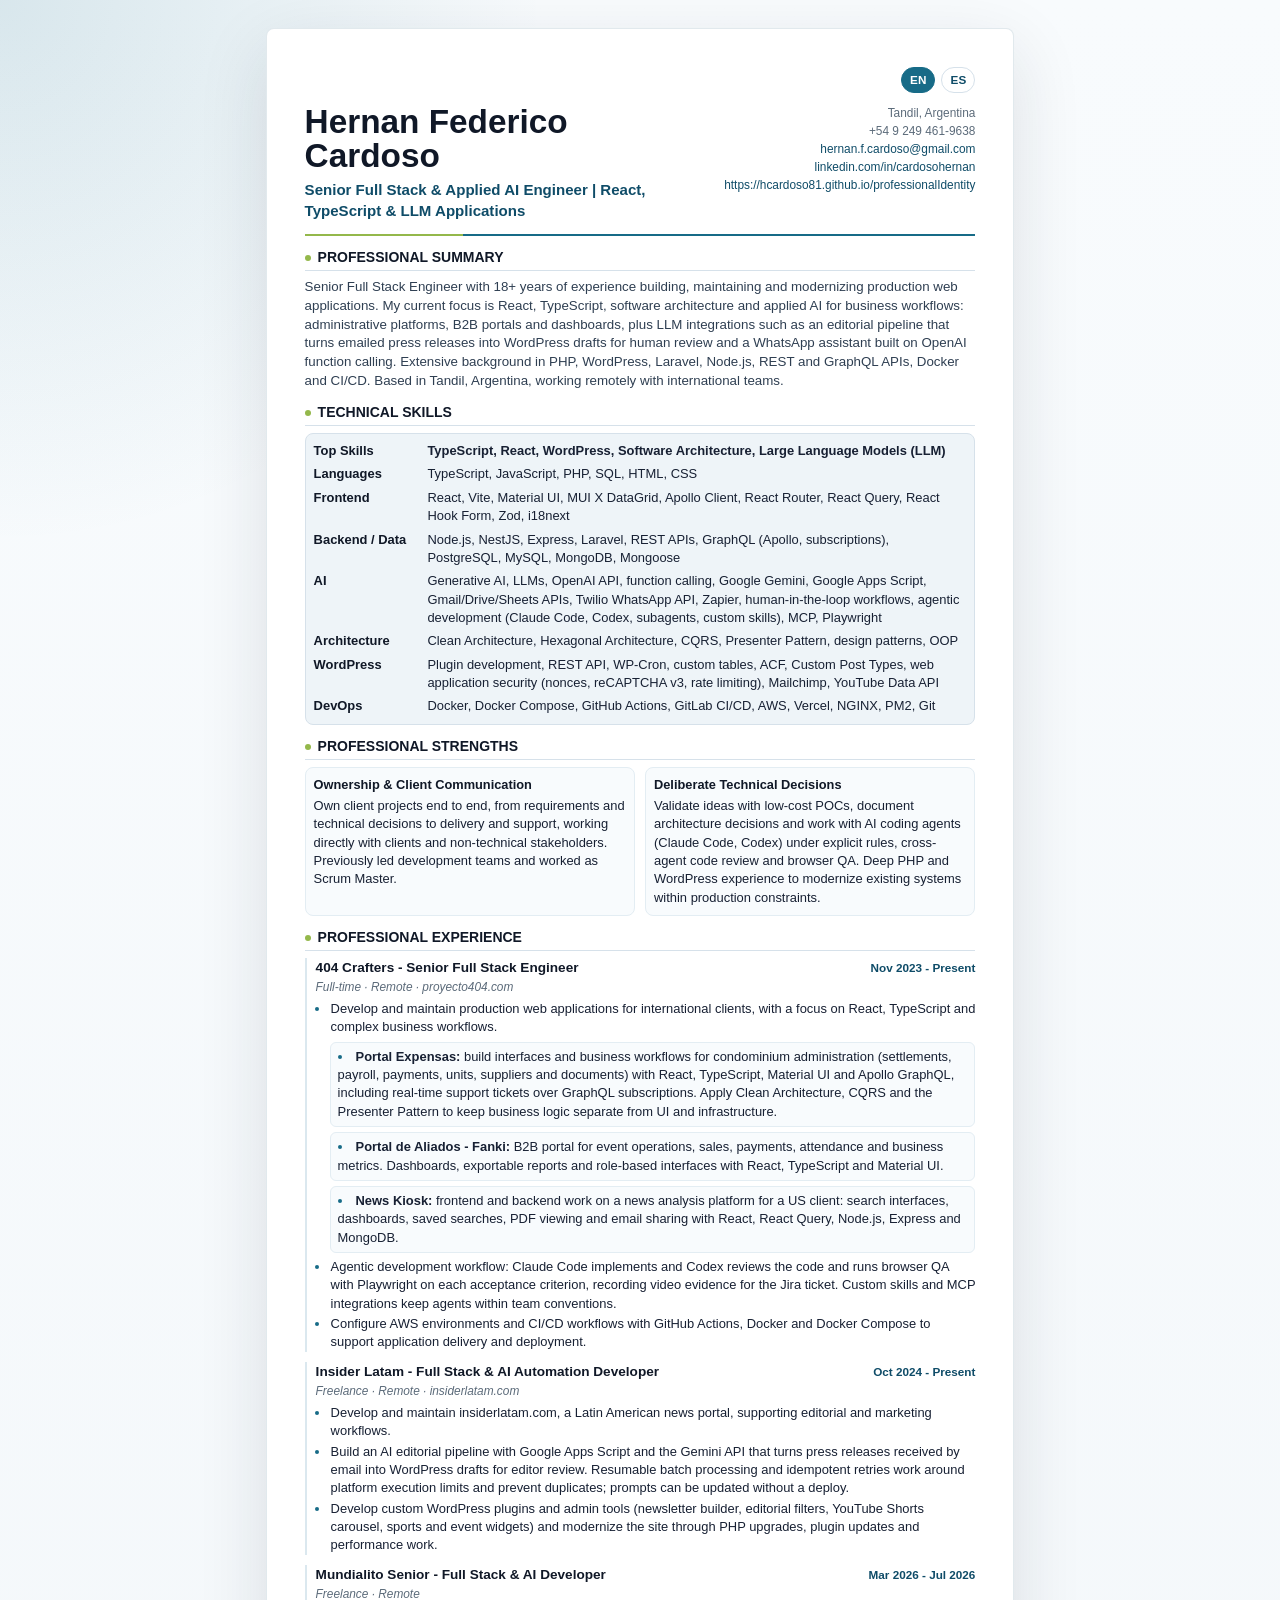
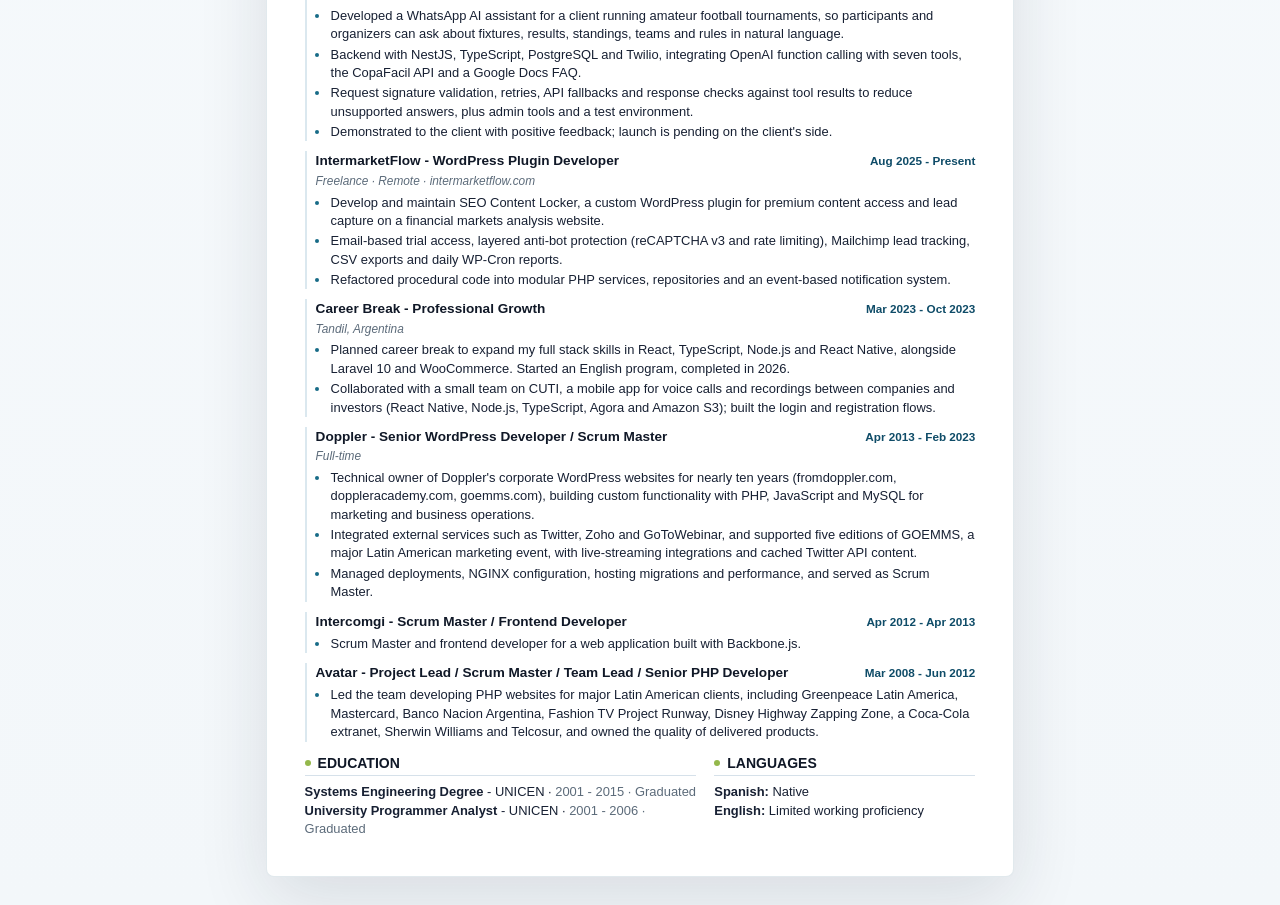
<file: index.html>
<!doctype html>
<html lang="en">
<head>
  <meta charset="utf-8">
  <meta name="viewport" content="width=device-width, initial-scale=1">
  <meta name="description" content="Hernan Federico Cardoso - Senior Full Stack &amp; Applied AI Engineer focused on React, TypeScript, software architecture and LLM applications.">
  <title>Hernan Federico Cardoso - Senior Full Stack &amp; Applied AI Engineer</title>
  <link rel="alternate" hreflang="es" href="./cv-hernan-cardoso-es.html">
  <link rel="alternate" hreflang="en" href="./">
  <link rel="stylesheet" href="./styles.css">
</head>
<body>
  <main class="page">
    <nav class="language-switch" aria-label="Language switcher">
      <span aria-current="page">EN</span>
      <a href="./cv-hernan-cardoso-es.html" hreflang="es">ES</a>
    </nav>

    <header class="header">
      <div>
        <h1 class="name">Hernan Federico Cardoso</h1>
        <p class="headline">Senior Full Stack &amp; Applied AI Engineer | React, TypeScript &amp; LLM Applications</p>
      </div>
      <div class="contact">
        Tandil, Argentina<br>
        +54 9 249 461-9638<br>
        <a href="mailto:hernan.f.cardoso@gmail.com">hernan.f.cardoso@gmail.com</a><br>
        <a href="https://www.linkedin.com/in/cardosohernan/">linkedin.com/in/cardosohernan</a><br>
        <a href="https://hcardoso81.github.io/professionalIdentity/">https://hcardoso81.github.io/professionalIdentity</a>
      </div>
    </header>

    <section class="section">
      <h2 class="section-title">Professional Summary</h2>
      <p class="summary">Senior Full Stack Engineer with 18+ years of experience building, maintaining and modernizing production web applications. My current focus is React, TypeScript, software architecture and applied AI for business workflows: administrative platforms, B2B portals and dashboards, plus LLM integrations such as an editorial pipeline that turns emailed press releases into WordPress drafts for human review and a WhatsApp assistant built on OpenAI function calling. Extensive background in PHP, WordPress, Laravel, Node.js, REST and GraphQL APIs, Docker and CI/CD. Based in Tandil, Argentina, working remotely with international teams.</p>
    </section>

    <section class="section">
      <h2 class="section-title">Technical Skills</h2>
      <div class="skills">
        <div class="skill-label">Top Skills</div>
        <div><strong>TypeScript, React, WordPress, Software Architecture, Large Language Models (LLM)</strong></div>

        <div class="skill-label">Languages</div>
        <div>TypeScript, JavaScript, PHP, SQL, HTML, CSS</div>

        <div class="skill-label">Frontend</div>
        <div>React, Vite, Material UI, MUI X DataGrid, Apollo Client, React Router, React Query, React Hook Form, Zod, i18next</div>

        <div class="skill-label">Backend / Data</div>
        <div>Node.js, NestJS, Express, Laravel, REST APIs, GraphQL (Apollo, subscriptions), PostgreSQL, MySQL, MongoDB, Mongoose</div>

        <div class="skill-label">AI</div>
        <div>Generative AI, LLMs, OpenAI API, function calling, Google Gemini, Google Apps Script, Gmail/Drive/Sheets APIs, Twilio WhatsApp API, Zapier, human-in-the-loop workflows, agentic development (Claude Code, Codex, subagents, custom skills), MCP, Playwright</div>

        <div class="skill-label">Architecture</div>
        <div>Clean Architecture, Hexagonal Architecture, CQRS, Presenter Pattern, design patterns, OOP</div>

        <div class="skill-label">WordPress</div>
        <div>Plugin development, REST API, WP-Cron, custom tables, ACF, Custom Post Types, web application security (nonces, reCAPTCHA v3, rate limiting), Mailchimp, YouTube Data API</div>

        <div class="skill-label">DevOps</div>
        <div>Docker, Docker Compose, GitHub Actions, GitLab CI/CD, AWS, Vercel, NGINX, PM2, Git</div>
      </div>
    </section>

    <section class="section">
      <h2 class="section-title">Professional Strengths</h2>
      <div class="compact-grid">
        <div class="project-card">
          <p class="project-title">Ownership &amp; Client Communication</p>
          <p>Own client projects end to end, from requirements and technical decisions to delivery and support, working directly with clients and non-technical stakeholders. Previously led development teams and worked as Scrum Master.</p>
        </div>
        <div class="project-card">
          <p class="project-title">Deliberate Technical Decisions</p>
          <p>Validate ideas with low-cost POCs, document architecture decisions and work with AI coding agents (Claude Code, Codex) under explicit rules, cross-agent code review and browser QA. Deep PHP and WordPress experience to modernize existing systems within production constraints.</p>
        </div>
      </div>
    </section>

    <section class="section experience-section">
      <h2 class="section-title">Professional Experience</h2>

      <article class="job">
        <div class="job-head">
          <h3 class="job-title">404 Crafters - Senior Full Stack Engineer</h3>
          <div class="job-dates">Nov 2023 - Present</div>
        </div>
        <p class="job-subtitle">Full-time · Remote · proyecto404.com</p>
        <ul>
          <li>Develop and maintain production web applications for international clients, with a focus on React, TypeScript and complex business workflows.</li>
        </ul>
        <ul class="project-list">
          <li><strong>Portal Expensas:</strong> build interfaces and business workflows for condominium administration (settlements, payroll, payments, units, suppliers and documents) with React, TypeScript, Material UI and Apollo GraphQL, including real-time support tickets over GraphQL subscriptions. Apply Clean Architecture, CQRS and the Presenter Pattern to keep business logic separate from UI and infrastructure.</li>
          <li><strong>Portal de Aliados - Fanki:</strong> B2B portal for event operations, sales, payments, attendance and business metrics. Dashboards, exportable reports and role-based interfaces with React, TypeScript and Material UI.</li>
          <li><strong>News Kiosk:</strong> frontend and backend work on a news analysis platform for a US client: search interfaces, dashboards, saved searches, PDF viewing and email sharing with React, React Query, Node.js, Express and MongoDB.</li>
        </ul>
        <ul>
          <li>Agentic development workflow: Claude Code implements and Codex reviews the code and runs browser QA with Playwright on each acceptance criterion, recording video evidence for the Jira ticket. Custom skills and MCP integrations keep agents within team conventions.</li>
          <li>Configure AWS environments and CI/CD workflows with GitHub Actions, Docker and Docker Compose to support application delivery and deployment.</li>
        </ul>
      </article>

      <article class="job">
        <div class="job-head">
          <h3 class="job-title">Insider Latam - Full Stack &amp; AI Automation Developer</h3>
          <div class="job-dates">Oct 2024 - Present</div>
        </div>
        <p class="job-subtitle">Freelance · Remote · insiderlatam.com</p>
        <ul>
          <li>Develop and maintain insiderlatam.com, a Latin American news portal, supporting editorial and marketing workflows.</li>
          <li>Build an AI editorial pipeline with Google Apps Script and the Gemini API that turns press releases received by email into WordPress drafts for editor review. Resumable batch processing and idempotent retries work around platform execution limits and prevent duplicates; prompts can be updated without a deploy.</li>
          <li>Develop custom WordPress plugins and admin tools (newsletter builder, editorial filters, YouTube Shorts carousel, sports and event widgets) and modernize the site through PHP upgrades, plugin updates and performance work.</li>
        </ul>
      </article>

      <article class="job">
        <div class="job-head">
          <h3 class="job-title">Mundialito Senior - Full Stack &amp; AI Developer</h3>
          <div class="job-dates">Mar 2026 - Jul 2026</div>
        </div>
        <p class="job-subtitle">Freelance · Remote</p>
        <ul>
          <li>Developed a WhatsApp AI assistant for a client running amateur football tournaments, so participants and organizers can ask about fixtures, results, standings, teams and rules in natural language.</li>
          <li>Backend with NestJS, TypeScript, PostgreSQL and Twilio, integrating OpenAI function calling with seven tools, the CopaFacil API and a Google Docs FAQ.</li>
          <li>Request signature validation, retries, API fallbacks and response checks against tool results to reduce unsupported answers, plus admin tools and a test environment.</li>
          <li>Demonstrated to the client with positive feedback; launch is pending on the client's side.</li>
        </ul>
      </article>

      <article class="job">
        <div class="job-head">
          <h3 class="job-title">IntermarketFlow - WordPress Plugin Developer</h3>
          <div class="job-dates">Aug 2025 - Present</div>
        </div>
        <p class="job-subtitle">Freelance · Remote · intermarketflow.com</p>
        <ul>
          <li>Develop and maintain SEO Content Locker, a custom WordPress plugin for premium content access and lead capture on a financial markets analysis website.</li>
          <li>Email-based trial access, layered anti-bot protection (reCAPTCHA v3 and rate limiting), Mailchimp lead tracking, CSV exports and daily WP-Cron reports.</li>
          <li>Refactored procedural code into modular PHP services, repositories and an event-based notification system.</li>
        </ul>
      </article>

      <article class="job">
        <div class="job-head">
          <h3 class="job-title">Career Break - Professional Growth</h3>
          <div class="job-dates">Mar 2023 - Oct 2023</div>
        </div>
        <p class="job-subtitle">Tandil, Argentina</p>
        <ul>
          <li>Planned career break to expand my full stack skills in React, TypeScript, Node.js and React Native, alongside Laravel 10 and WooCommerce. Started an English program, completed in 2026.</li>
          <li>Collaborated with a small team on CUTI, a mobile app for voice calls and recordings between companies and investors (React Native, Node.js, TypeScript, Agora and Amazon S3); built the login and registration flows.</li>
        </ul>
      </article>

      <article class="job">
        <div class="job-head">
          <h3 class="job-title">Doppler - Senior WordPress Developer / Scrum Master</h3>
          <div class="job-dates">Apr 2013 - Feb 2023</div>
        </div>
        <p class="job-subtitle">Full-time</p>
        <ul>
          <li>Technical owner of Doppler's corporate WordPress websites for nearly ten years (fromdoppler.com, doppleracademy.com, goemms.com), building custom functionality with PHP, JavaScript and MySQL for marketing and business operations.</li>
          <li>Integrated external services such as Twitter, Zoho and GoToWebinar, and supported five editions of GOEMMS, a major Latin American marketing event, with live-streaming integrations and cached Twitter API content.</li>
          <li>Managed deployments, NGINX configuration, hosting migrations and performance, and served as Scrum Master.</li>
        </ul>
      </article>

      <article class="job">
        <div class="job-head">
          <h3 class="job-title">Intercomgi - Scrum Master / Frontend Developer</h3>
          <div class="job-dates">Apr 2012 - Apr 2013</div>
        </div>
        <ul>
          <li>Scrum Master and frontend developer for a web application built with Backbone.js.</li>
        </ul>
      </article>

      <article class="job">
        <div class="job-head">
          <h3 class="job-title">Avatar - Project Lead / Scrum Master / Team Lead / Senior PHP Developer</h3>
          <div class="job-dates">Mar 2008 - Jun 2012</div>
        </div>
        <ul>
          <li>Led the team developing PHP websites for major Latin American clients, including Greenpeace Latin America, Mastercard, Banco Nacion Argentina, Fashion TV Project Runway, Disney Highway Zapping Zone, a Coca-Cola extranet, Sherwin Williams and Telcosur, and owned the quality of delivered products.</li>
        </ul>
      </article>
    </section>

    <section class="section footer-grid">
      <div>
        <h2 class="section-title">Education</h2>
        <p><strong>Systems Engineering Degree</strong> - UNICEN · <span class="muted">2001 - 2015 · Graduated</span></p>
        <p><strong>University Programmer Analyst</strong> - UNICEN · <span class="muted">2001 - 2006 · Graduated</span></p>
      </div>
      <div>
        <h2 class="section-title">Languages</h2>
        <p><strong>Spanish:</strong> Native</p>
        <p><strong>English:</strong> Limited working proficiency</p>
      </div>
    </section>
  </main>
</body>
</html>
</file>
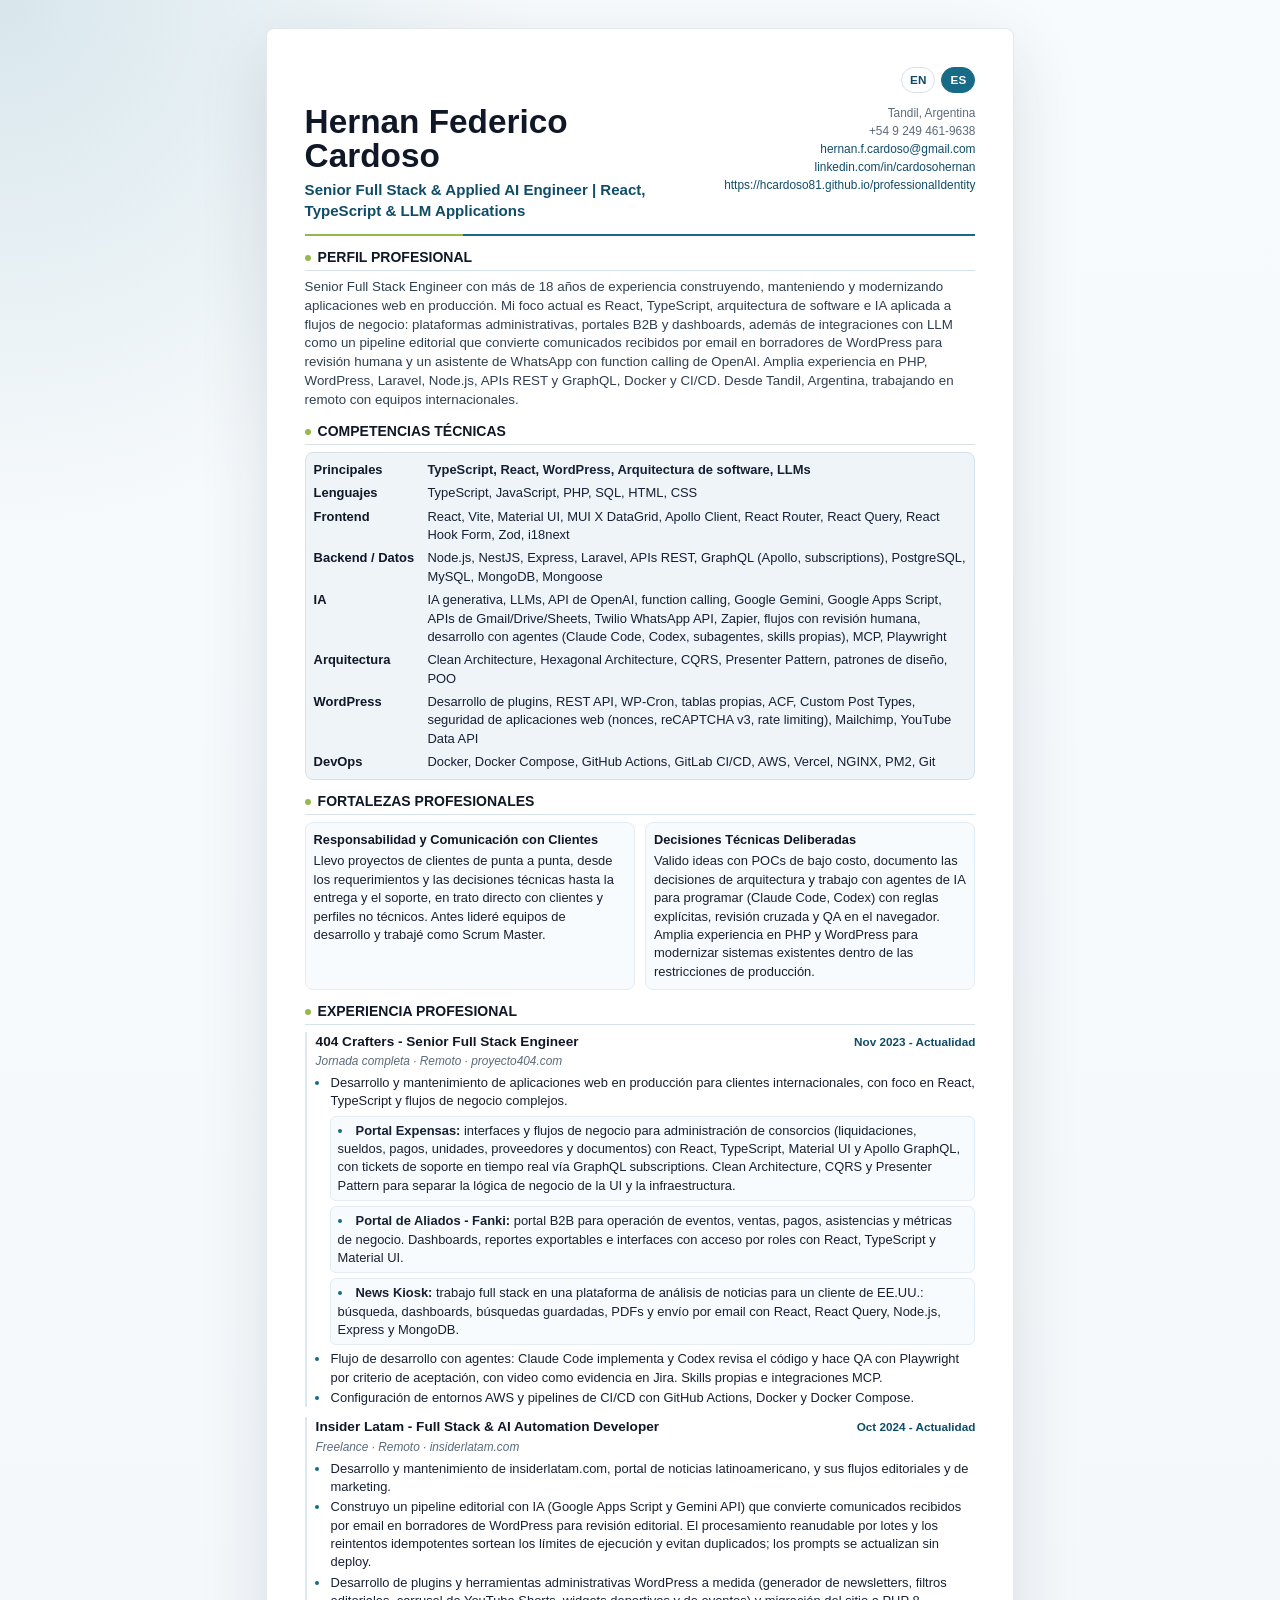
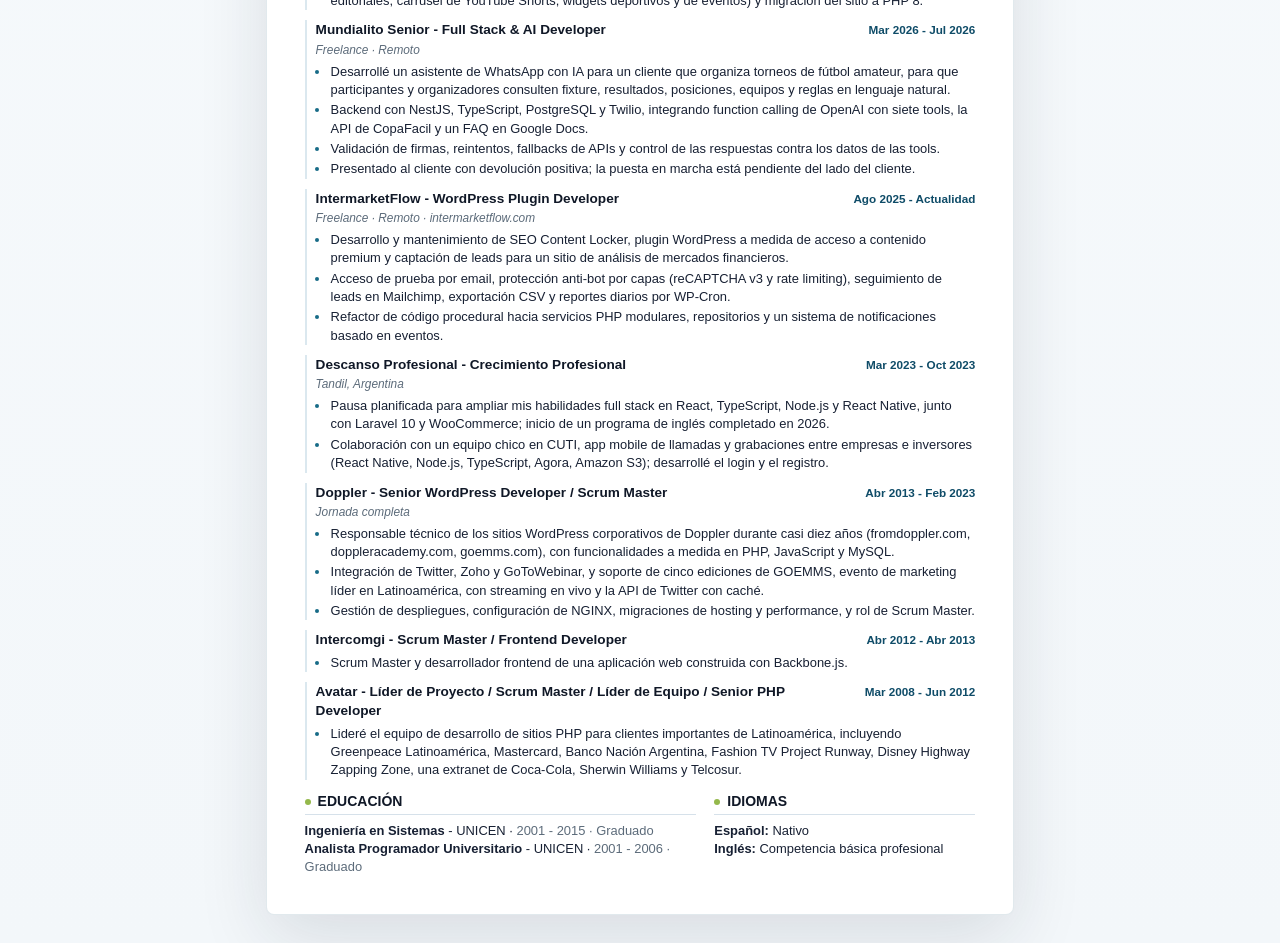
<file: cv-hernan-cardoso-es.html>
<!doctype html>
<html lang="es">
<head>
  <meta charset="utf-8">
  <meta name="viewport" content="width=device-width, initial-scale=1">
  <meta name="description" content="Hernan Federico Cardoso - Senior Full Stack &amp; Applied AI Engineer especializado en React, TypeScript, arquitectura de software y aplicaciones con LLM.">
  <title>Hernan Federico Cardoso - Senior Full Stack &amp; Applied AI Engineer</title>
  <link rel="alternate" hreflang="en" href="./">
  <link rel="alternate" hreflang="es" href="./cv-hernan-cardoso-es.html">
  <link rel="stylesheet" href="./styles.css">
</head>
<body>
  <main class="page">
    <nav class="language-switch" aria-label="Selector de idioma">
      <a href="./" hreflang="en">EN</a>
      <span aria-current="page">ES</span>
    </nav>

    <header class="header">
      <div>
        <h1 class="name">Hernan Federico Cardoso</h1>
        <p class="headline">Senior Full Stack &amp; Applied AI Engineer | React, TypeScript &amp; LLM Applications</p>
      </div>
      <div class="contact">
        Tandil, Argentina<br>
        +54 9 249 461-9638<br>
        <a href="mailto:hernan.f.cardoso@gmail.com">hernan.f.cardoso@gmail.com</a><br>
        <a href="https://www.linkedin.com/in/cardosohernan/">linkedin.com/in/cardosohernan</a><br>
        <a href="https://hcardoso81.github.io/professionalIdentity/">https://hcardoso81.github.io/professionalIdentity</a>
      </div>
    </header>

    <section class="section">
      <h2 class="section-title">Perfil Profesional</h2>
      <p class="summary">Senior Full Stack Engineer con más de 18 años de experiencia construyendo, manteniendo y modernizando aplicaciones web en producción. Mi foco actual es React, TypeScript, arquitectura de software e IA aplicada a flujos de negocio: plataformas administrativas, portales B2B y dashboards, además de integraciones con LLM como un pipeline editorial que convierte comunicados recibidos por email en borradores de WordPress para revisión humana y un asistente de WhatsApp con function calling de OpenAI. Amplia experiencia en PHP, WordPress, Laravel, Node.js, APIs REST y GraphQL, Docker y CI/CD. Desde Tandil, Argentina, trabajando en remoto con equipos internacionales.</p>
    </section>

    <section class="section">
      <h2 class="section-title">Competencias Técnicas</h2>
      <div class="skills">
        <div class="skill-label">Principales</div>
        <div><strong>TypeScript, React, WordPress, Arquitectura de software, LLMs</strong></div>

        <div class="skill-label">Lenguajes</div>
        <div>TypeScript, JavaScript, PHP, SQL, HTML, CSS</div>

        <div class="skill-label">Frontend</div>
        <div>React, Vite, Material UI, MUI X DataGrid, Apollo Client, React Router, React Query, React Hook Form, Zod, i18next</div>

        <div class="skill-label">Backend / Datos</div>
        <div>Node.js, NestJS, Express, Laravel, APIs REST, GraphQL (Apollo, subscriptions), PostgreSQL, MySQL, MongoDB, Mongoose</div>

        <div class="skill-label">IA</div>
        <div>IA generativa, LLMs, API de OpenAI, function calling, Google Gemini, Google Apps Script, APIs de Gmail/Drive/Sheets, Twilio WhatsApp API, Zapier, flujos con revisión humana, desarrollo con agentes (Claude Code, Codex, subagentes, skills propias), MCP, Playwright</div>

        <div class="skill-label">Arquitectura</div>
        <div>Clean Architecture, Hexagonal Architecture, CQRS, Presenter Pattern, patrones de diseño, POO</div>

        <div class="skill-label">WordPress</div>
        <div>Desarrollo de plugins, REST API, WP-Cron, tablas propias, ACF, Custom Post Types, seguridad de aplicaciones web (nonces, reCAPTCHA v3, rate limiting), Mailchimp, YouTube Data API</div>

        <div class="skill-label">DevOps</div>
        <div>Docker, Docker Compose, GitHub Actions, GitLab CI/CD, AWS, Vercel, NGINX, PM2, Git</div>
      </div>
    </section>

    <section class="section">
      <h2 class="section-title">Fortalezas Profesionales</h2>
      <div class="compact-grid">
        <div class="project-card">
          <p class="project-title">Responsabilidad y Comunicación con Clientes</p>
          <p>Llevo proyectos de clientes de punta a punta, desde los requerimientos y las decisiones técnicas hasta la entrega y el soporte, en trato directo con clientes y perfiles no técnicos. Antes lideré equipos de desarrollo y trabajé como Scrum Master.</p>
        </div>
        <div class="project-card">
          <p class="project-title">Decisiones Técnicas Deliberadas</p>
          <p>Valido ideas con POCs de bajo costo, documento las decisiones de arquitectura y trabajo con agentes de IA para programar (Claude Code, Codex) con reglas explícitas, revisión cruzada y QA en el navegador. Amplia experiencia en PHP y WordPress para modernizar sistemas existentes dentro de las restricciones de producción.</p>
        </div>
      </div>
    </section>

    <section class="section experience-section">
      <h2 class="section-title">Experiencia Profesional</h2>

      <article class="job">
        <div class="job-head">
          <h3 class="job-title">404 Crafters - Senior Full Stack Engineer</h3>
          <div class="job-dates">Nov 2023 - Actualidad</div>
        </div>
        <p class="job-subtitle">Jornada completa · Remoto · proyecto404.com</p>
        <ul>
          <li>Desarrollo y mantenimiento de aplicaciones web en producción para clientes internacionales, con foco en React, TypeScript y flujos de negocio complejos.</li>
        </ul>
        <ul class="project-list">
          <li><strong>Portal Expensas:</strong> interfaces y flujos de negocio para administración de consorcios (liquidaciones, sueldos, pagos, unidades, proveedores y documentos) con React, TypeScript, Material UI y Apollo GraphQL, con tickets de soporte en tiempo real vía GraphQL subscriptions. Clean Architecture, CQRS y Presenter Pattern para separar la lógica de negocio de la UI y la infraestructura.</li>
          <li><strong>Portal de Aliados - Fanki:</strong> portal B2B para operación de eventos, ventas, pagos, asistencias y métricas de negocio. Dashboards, reportes exportables e interfaces con acceso por roles con React, TypeScript y Material UI.</li>
          <li><strong>News Kiosk:</strong> trabajo full stack en una plataforma de análisis de noticias para un cliente de EE.UU.: búsqueda, dashboards, búsquedas guardadas, PDFs y envío por email con React, React Query, Node.js, Express y MongoDB.</li>
        </ul>
        <ul>
          <li>Flujo de desarrollo con agentes: Claude Code implementa y Codex revisa el código y hace QA con Playwright por criterio de aceptación, con video como evidencia en Jira. Skills propias e integraciones MCP.</li>
          <li>Configuración de entornos AWS y pipelines de CI/CD con GitHub Actions, Docker y Docker Compose.</li>
        </ul>
      </article>

      <article class="job">
        <div class="job-head">
          <h3 class="job-title">Insider Latam - Full Stack &amp; AI Automation Developer</h3>
          <div class="job-dates">Oct 2024 - Actualidad</div>
        </div>
        <p class="job-subtitle">Freelance · Remoto · insiderlatam.com</p>
        <ul>
          <li>Desarrollo y mantenimiento de insiderlatam.com, portal de noticias latinoamericano, y sus flujos editoriales y de marketing.</li>
          <li>Construyo un pipeline editorial con IA (Google Apps Script y Gemini API) que convierte comunicados recibidos por email en borradores de WordPress para revisión editorial. El procesamiento reanudable por lotes y los reintentos idempotentes sortean los límites de ejecución y evitan duplicados; los prompts se actualizan sin deploy.</li>
          <li>Desarrollo de plugins y herramientas administrativas WordPress a medida (generador de newsletters, filtros editoriales, carrusel de YouTube Shorts, widgets deportivos y de eventos) y migración del sitio a PHP 8.</li>
        </ul>
      </article>

      <article class="job">
        <div class="job-head">
          <h3 class="job-title">Mundialito Senior - Full Stack &amp; AI Developer</h3>
          <div class="job-dates">Mar 2026 - Jul 2026</div>
        </div>
        <p class="job-subtitle">Freelance · Remoto</p>
        <ul>
          <li>Desarrollé un asistente de WhatsApp con IA para un cliente que organiza torneos de fútbol amateur, para que participantes y organizadores consulten fixture, resultados, posiciones, equipos y reglas en lenguaje natural.</li>
          <li>Backend con NestJS, TypeScript, PostgreSQL y Twilio, integrando function calling de OpenAI con siete tools, la API de CopaFacil y un FAQ en Google Docs.</li>
          <li>Validación de firmas, reintentos, fallbacks de APIs y control de las respuestas contra los datos de las tools.</li>
          <li>Presentado al cliente con devolución positiva; la puesta en marcha está pendiente del lado del cliente.</li>
        </ul>
      </article>

      <article class="job">
        <div class="job-head">
          <h3 class="job-title">IntermarketFlow - WordPress Plugin Developer</h3>
          <div class="job-dates">Ago 2025 - Actualidad</div>
        </div>
        <p class="job-subtitle">Freelance · Remoto · intermarketflow.com</p>
        <ul>
          <li>Desarrollo y mantenimiento de SEO Content Locker, plugin WordPress a medida de acceso a contenido premium y captación de leads para un sitio de análisis de mercados financieros.</li>
          <li>Acceso de prueba por email, protección anti-bot por capas (reCAPTCHA v3 y rate limiting), seguimiento de leads en Mailchimp, exportación CSV y reportes diarios por WP-Cron.</li>
          <li>Refactor de código procedural hacia servicios PHP modulares, repositorios y un sistema de notificaciones basado en eventos.</li>
        </ul>
      </article>

      <article class="job">
        <div class="job-head">
          <h3 class="job-title">Descanso Profesional - Crecimiento Profesional</h3>
          <div class="job-dates">Mar 2023 - Oct 2023</div>
        </div>
        <p class="job-subtitle">Tandil, Argentina</p>
        <ul>
          <li>Pausa planificada para ampliar mis habilidades full stack en React, TypeScript, Node.js y React Native, junto con Laravel 10 y WooCommerce; inicio de un programa de inglés completado en 2026.</li>
          <li>Colaboración con un equipo chico en CUTI, app mobile de llamadas y grabaciones entre empresas e inversores (React Native, Node.js, TypeScript, Agora, Amazon S3); desarrollé el login y el registro.</li>
        </ul>
      </article>

      <article class="job">
        <div class="job-head">
          <h3 class="job-title">Doppler - Senior WordPress Developer / Scrum Master</h3>
          <div class="job-dates">Abr 2013 - Feb 2023</div>
        </div>
        <p class="job-subtitle">Jornada completa</p>
        <ul>
          <li>Responsable técnico de los sitios WordPress corporativos de Doppler durante casi diez años (fromdoppler.com, doppleracademy.com, goemms.com), con funcionalidades a medida en PHP, JavaScript y MySQL.</li>
          <li>Integración de Twitter, Zoho y GoToWebinar, y soporte de cinco ediciones de GOEMMS, evento de marketing líder en Latinoamérica, con streaming en vivo y la API de Twitter con caché.</li>
          <li>Gestión de despliegues, configuración de NGINX, migraciones de hosting y performance, y rol de Scrum Master.</li>
        </ul>
      </article>

      <article class="job">
        <div class="job-head">
          <h3 class="job-title">Intercomgi - Scrum Master / Frontend Developer</h3>
          <div class="job-dates">Abr 2012 - Abr 2013</div>
        </div>
        <ul>
          <li>Scrum Master y desarrollador frontend de una aplicación web construida con Backbone.js.</li>
        </ul>
      </article>

      <article class="job">
        <div class="job-head">
          <h3 class="job-title">Avatar - Líder de Proyecto / Scrum Master / Líder de Equipo / Senior PHP Developer</h3>
          <div class="job-dates">Mar 2008 - Jun 2012</div>
        </div>
        <ul>
          <li>Lideré el equipo de desarrollo de sitios PHP para clientes importantes de Latinoamérica, incluyendo Greenpeace Latinoamérica, Mastercard, Banco Nación Argentina, Fashion TV Project Runway, Disney Highway Zapping Zone, una extranet de Coca-Cola, Sherwin Williams y Telcosur.</li>
        </ul>
      </article>
    </section>

    <section class="section footer-grid">
      <div>
        <h2 class="section-title">Educación</h2>
        <p><strong>Ingeniería en Sistemas</strong> - UNICEN · <span class="muted">2001 - 2015 · Graduado</span></p>
        <p><strong>Analista Programador Universitario</strong> - UNICEN · <span class="muted">2001 - 2006 · Graduado</span></p>
      </div>
      <div>
        <h2 class="section-title">Idiomas</h2>
        <p><strong>Español:</strong> Nativo</p>
        <p><strong>Inglés:</strong> Competencia básica profesional</p>
      </div>
    </section>
  </main>
</body>
</html>
</file>
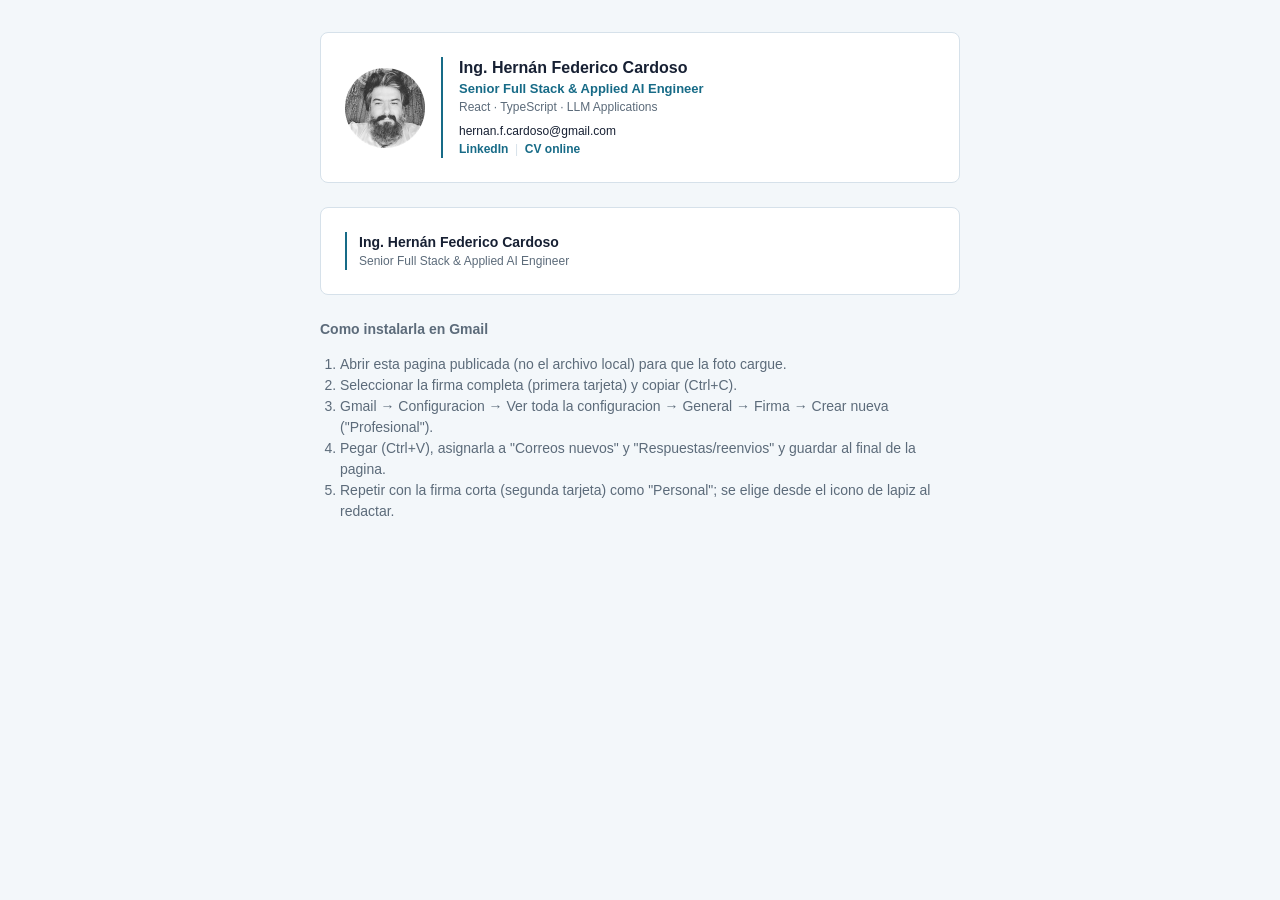
<file: firma-gmail.html>
<!doctype html>
<html lang="es">
<head>
  <meta charset="utf-8">
  <meta name="viewport" content="width=device-width, initial-scale=1">
  <meta name="robots" content="noindex">
  <title>Firma de email - Hernan Cardoso</title>
  <style>
    body { margin: 0; padding: 32px 16px; background: #f3f7fa; font-family: Arial, Helvetica, sans-serif; color: #172033; }
    .wrap { max-width: 640px; margin: 0 auto; }
    .card { background: #ffffff; border: 1px solid #d6e1ea; border-radius: 8px; padding: 24px; margin-bottom: 24px; }
    .hint { font-size: 14px; color: #5c6b7a; line-height: 1.5; }
    .hint ol { padding-left: 20px; }
  </style>
</head>
<body>
  <div class="wrap">
    <div class="card">
      <!-- Inicio firma: seleccionar desde la foto hasta el ultimo link y copiar -->
      <table cellpadding="0" cellspacing="0" border="0" role="presentation" style="border-collapse:collapse;font-family:Arial,Helvetica,sans-serif;">
        <tr>
          <td valign="middle" style="padding:0 16px 0 0;">
            <img src="https://hcardoso81.github.io/professionalIdentity/img/firma-hernan-cardoso.png" width="80" height="80" alt="Hernan Federico Cardoso" style="display:block;width:80px;height:80px;border:0;">
          </td>
          <td valign="middle" style="padding:0 0 0 16px;border-left:2px solid #176b87;">
            <div style="font-size:16px;line-height:22px;font-weight:bold;color:#172033;">Ing. Hern&aacute;n Federico Cardoso</div>
            <div style="font-size:13px;line-height:19px;color:#176b87;font-weight:bold;">Senior Full Stack &amp; Applied AI Engineer</div>
            <div style="font-size:12px;line-height:18px;color:#5c6b7a;padding-bottom:6px;">React &middot; TypeScript &middot; LLM Applications</div>
            <div style="font-size:12px;line-height:18px;">
              <a href="mailto:hernan.f.cardoso@gmail.com" style="color:#172033;text-decoration:none;">hernan.f.cardoso@gmail.com</a>
            </div>
            <div style="font-size:12px;line-height:18px;">
              <a href="https://www.linkedin.com/in/cardosohernan/" style="color:#176b87;text-decoration:none;font-weight:bold;">LinkedIn</a>
              <span style="color:#d6e1ea;">&nbsp;|&nbsp;</span>
              <a href="https://hcardoso81.github.io/professionalIdentity/" style="color:#176b87;text-decoration:none;font-weight:bold;">CV online</a>
            </div>
          </td>
        </tr>
      </table>
      <!-- Fin firma -->
    </div>

    <div class="card">
      <!-- Inicio firma corta (uso personal): seleccionar y copiar -->
      <table cellpadding="0" cellspacing="0" border="0" role="presentation" style="border-collapse:collapse;font-family:Arial,Helvetica,sans-serif;">
        <tr>
          <td valign="middle" style="padding:0 0 0 12px;border-left:2px solid #176b87;">
            <div style="font-size:14px;line-height:20px;font-weight:bold;color:#172033;">Ing. Hern&aacute;n Federico Cardoso</div>
            <div style="font-size:12px;line-height:18px;color:#5c6b7a;">Senior Full Stack &amp; Applied AI Engineer</div>
          </td>
        </tr>
      </table>
      <!-- Fin firma corta -->
    </div>

    <div class="hint">
      <strong>Como instalarla en Gmail</strong>
      <ol>
        <li>Abrir esta pagina publicada (no el archivo local) para que la foto cargue.</li>
        <li>Seleccionar la firma completa (primera tarjeta) y copiar (Ctrl+C).</li>
        <li>Gmail &rarr; Configuracion &rarr; Ver toda la configuracion &rarr; General &rarr; Firma &rarr; Crear nueva ("Profesional").</li>
        <li>Pegar (Ctrl+V), asignarla a "Correos nuevos" y "Respuestas/reenvios" y guardar al final de la pagina.</li>
        <li>Repetir con la firma corta (segunda tarjeta) como "Personal"; se elige desde el icono de lapiz al redactar.</li>
      </ol>
    </div>
  </div>
</body>
</html>
</file>
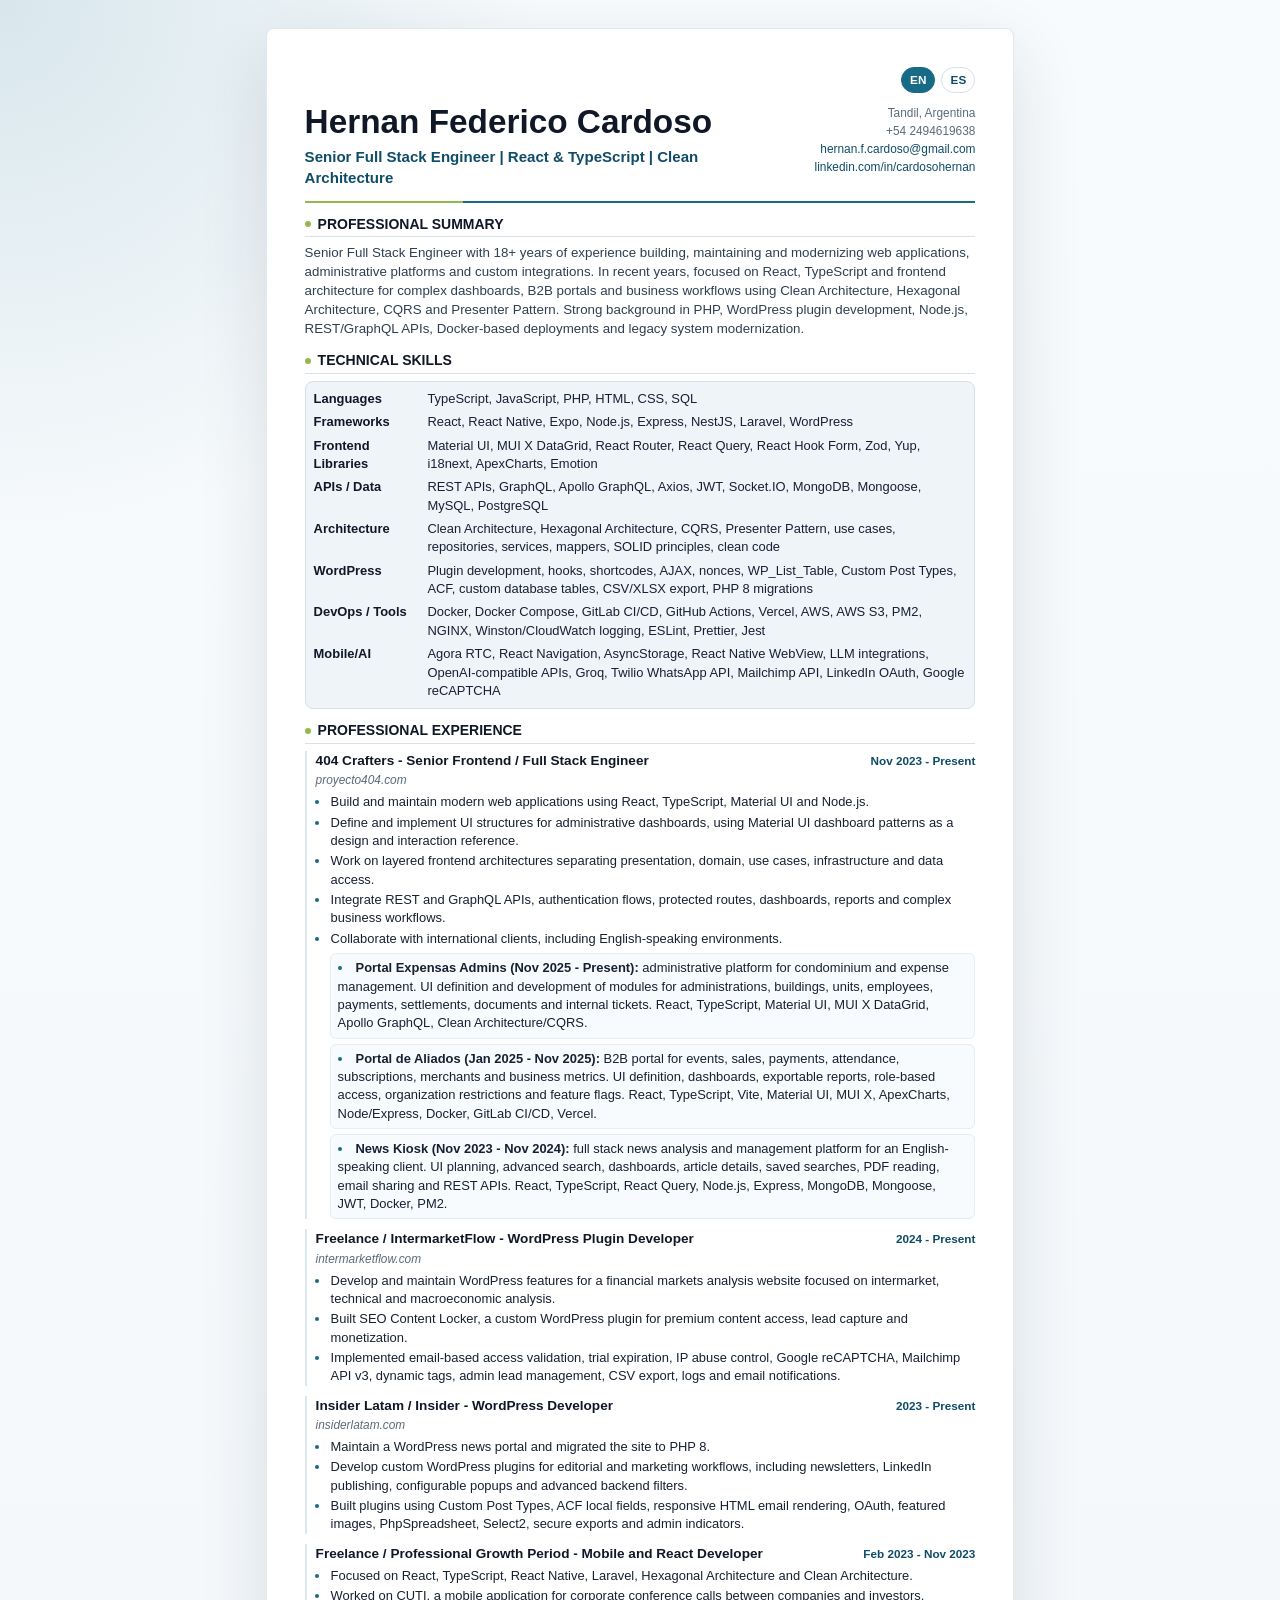
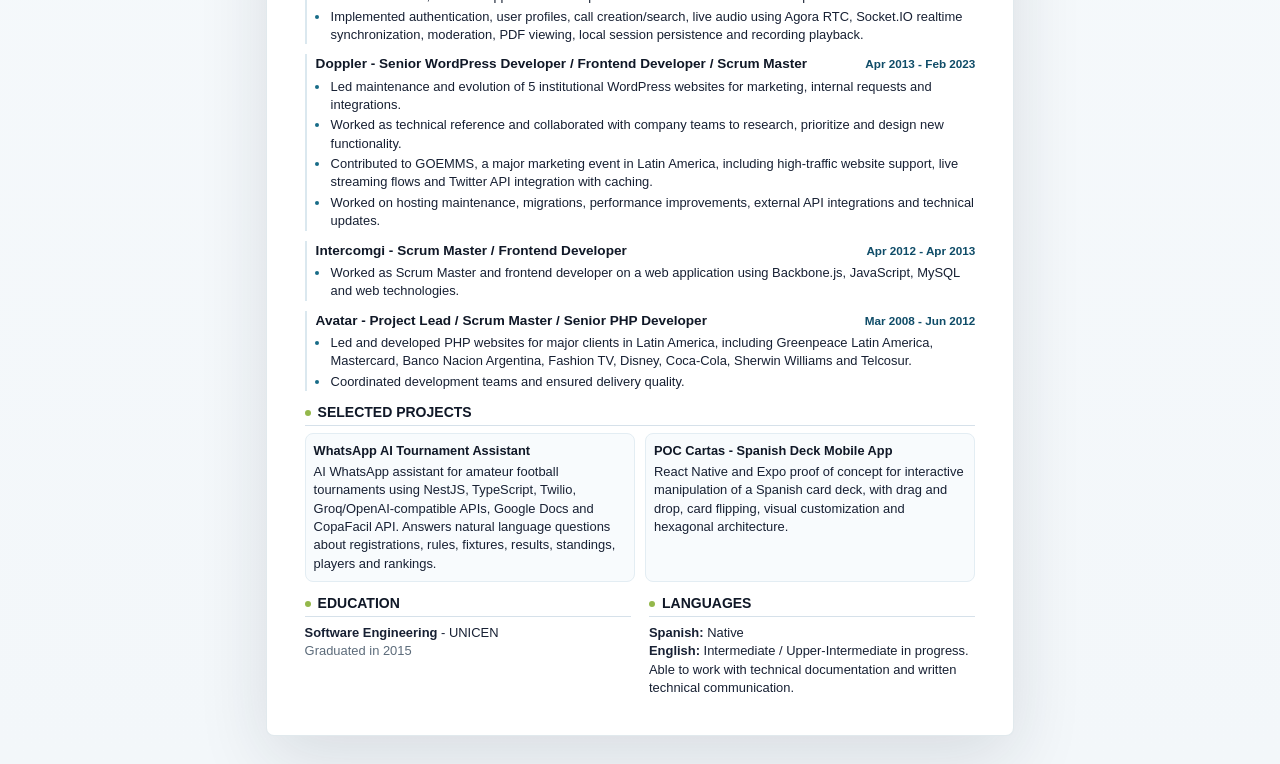
<file: docs/cv-hernan-cardoso-en.html>
<!doctype html>
<html lang="en">
<head>
  <meta charset="utf-8">
  <meta name="viewport" content="width=device-width, initial-scale=1">
  <meta name="description" content="Hernan Federico Cardoso - Senior Full Stack Engineer focused on React, TypeScript and Clean Architecture.">
  <title>Hernan Federico Cardoso - Senior Full Stack Engineer</title>
  <link rel="alternate" hreflang="es" href="./cv-hernan-cardoso-es.html">
  <link rel="alternate" hreflang="en" href="./cv-hernan-cardoso-en.html">
  <style>
    :root {
      --ink: #172033;
      --muted: #5c6b7a;
      --soft: #eef4f8;
      --line: #d6e1ea;
      --accent: #176b87;
      --accent-strong: #0f4c68;
      --paper: #ffffff;
      --canvas: #f3f7fa;
    }

    @page {
      size: A4;
      margin: 13mm 12mm;
    }

    * {
      box-sizing: border-box;
    }

    body {
      margin: 0;
      color: var(--ink);
      background:
        radial-gradient(circle at top left, rgba(23, 107, 135, 0.14), transparent 34rem),
        linear-gradient(180deg, #f8fbfd 0%, var(--canvas) 100%);
      font-family: Inter, "Segoe UI", Arial, Helvetica, sans-serif;
      font-size: 9.7pt;
      line-height: 1.42;
    }

    h1,
    h2,
    h3,
    p {
      margin: 0;
    }

    a {
      color: var(--accent-strong);
      text-decoration: none;
    }

    a:hover {
      text-decoration: underline;
    }

    .page {
      max-width: 198mm;
      margin: 28px auto;
      padding: 10mm;
      background: var(--paper);
      border: 1px solid rgba(15, 76, 104, 0.12);
      border-radius: 8px;
      box-shadow: 0 22px 70px rgba(23, 32, 51, 0.12);
    }

    .language-switch {
      display: flex;
      justify-content: flex-end;
      gap: 6px;
      margin-bottom: 12px;
      font-size: 8.8pt;
      font-weight: 700;
    }

    .language-switch a,
    .language-switch span {
      display: inline-flex;
      align-items: center;
      justify-content: center;
      min-width: 34px;
      padding: 4px 8px;
      border: 1px solid var(--line);
      border-radius: 999px;
    }

    .language-switch span {
      color: #ffffff;
      background: var(--accent);
      border-color: var(--accent);
    }

    .language-switch a {
      color: var(--accent-strong);
      background: #ffffff;
    }

    .header {
      display: grid;
      grid-template-columns: 1fr auto;
      gap: 22px;
      padding: 0 0 12px;
      border-bottom: 2px solid var(--accent);
      position: relative;
    }

    .header::before {
      content: "";
      position: absolute;
      left: 0;
      bottom: -2px;
      width: 42mm;
      height: 2px;
      background: #94b84b;
    }

    .name {
      font-size: 25pt;
      line-height: 1;
      letter-spacing: 0;
      color: #101827;
      font-weight: 700;
    }

    .headline {
      margin-top: 7px;
      font-size: 11.3pt;
      color: var(--accent-strong);
      font-weight: 700;
    }

    .contact {
      min-width: 56mm;
      text-align: right;
      color: var(--muted);
      font-size: 8.9pt;
      line-height: 1.5;
    }

    .section {
      margin-top: 12px;
    }

    .section-title {
      display: flex;
      align-items: center;
      gap: 7px;
      margin-bottom: 7px;
      color: #101827;
      font-size: 10.5pt;
      font-weight: 700;
      text-transform: uppercase;
      letter-spacing: 0;
      border-bottom: 1px solid var(--line);
      padding-bottom: 2px;
    }

    .section-title::before {
      content: "";
      width: 6px;
      height: 6px;
      border-radius: 999px;
      background: #94b84b;
      flex: 0 0 auto;
    }

    .summary {
      color: #2f3f52;
      font-size: 10pt;
    }

    .skills {
      display: grid;
      grid-template-columns: 28mm 1fr;
      gap: 5px 8px;
      padding: 8px;
      background: var(--soft);
      border: 1px solid var(--line);
      border-radius: 8px;
    }

    .skill-label {
      color: #101827;
      font-weight: 700;
    }

    .job {
      margin-top: 10px;
      padding-left: 9px;
      border-left: 2px solid #dbe8ef;
      break-inside: avoid;
      page-break-inside: avoid;
    }

    .job:first-of-type {
      margin-top: 0;
    }

    .job-head {
      display: grid;
      grid-template-columns: 1fr auto;
      gap: 12px;
      align-items: baseline;
    }

    .job-title {
      color: #101827;
      font-size: 10.2pt;
      font-weight: 700;
    }

    .job-dates {
      color: var(--accent-strong);
      font-size: 8.8pt;
      white-space: nowrap;
      font-weight: 700;
    }

    .job-subtitle {
      margin-top: 2px;
      color: var(--muted);
      font-size: 8.9pt;
      font-style: italic;
    }

    ul {
      margin: 4px 0 0 14px;
      padding: 0;
    }

    li {
      margin: 2px 0;
      padding-left: 1px;
    }

    li::marker {
      color: var(--accent);
    }

    .project-list li {
      margin: 5px 0;
      padding: 5px 7px;
      background: #f8fbfd;
      border: 1px solid #e3edf3;
      border-radius: 6px;
      list-style-position: inside;
    }

    .compact-grid {
      display: grid;
      grid-template-columns: 1fr 1fr;
      gap: 10px;
    }

    .project-card {
      padding: 8px;
      background: #f8fbfd;
      border: 1px solid #e3edf3;
      border-radius: 8px;
      break-inside: avoid;
      page-break-inside: avoid;
    }

    .project-title {
      color: #101827;
      font-weight: 700;
      font-size: 9.6pt;
      margin-bottom: 3px;
    }

    .muted {
      color: var(--muted);
    }

    .footer-grid {
      display: grid;
      grid-template-columns: 1fr 1fr;
      gap: 18px;
    }

    @media (max-width: 760px) {
      body {
        background: var(--paper);
        font-size: 10.2pt;
      }

      .page {
        margin: 0;
        padding: 18px;
        border: 0;
        border-radius: 0;
        box-shadow: none;
      }

      .header,
      .job-head,
      .compact-grid,
      .footer-grid {
        grid-template-columns: 1fr;
      }

      .contact {
        min-width: 0;
        text-align: left;
      }

      .skills {
        grid-template-columns: 1fr;
      }

      .job-dates {
        white-space: normal;
      }

      .language-switch {
        justify-content: flex-start;
      }
    }

    @media print {
      body {
        background: #ffffff;
        print-color-adjust: exact;
        -webkit-print-color-adjust: exact;
        font-size: 9.2pt;
      }

      .page {
        max-width: none;
        margin: 0;
        padding: 0;
        border: 0;
        border-radius: 0;
        box-shadow: none;
      }

      .language-switch {
        display: none;
      }

      a {
        color: inherit;
      }

      .skills,
      .project-list li,
      .project-card {
        background: #ffffff;
      }
    }
  </style>
</head>
<body>
  <main class="page">
    <nav class="language-switch" aria-label="Language switcher">
      <span aria-current="page">EN</span>
      <a href="./cv-hernan-cardoso-es.html" hreflang="es">ES</a>
    </nav>

    <header class="header">
      <div>
        <h1 class="name">Hernan Federico Cardoso</h1>
        <p class="headline">Senior Full Stack Engineer | React &amp; TypeScript | Clean Architecture</p>
      </div>
      <div class="contact">
        Tandil, Argentina<br>
        +54 2494619638<br>
        <a href="mailto:hernan.f.cardoso@gmail.com">hernan.f.cardoso@gmail.com</a><br>
        <a href="https://www.linkedin.com/in/cardosohernan/">linkedin.com/in/cardosohernan</a>
      </div>
    </header>

    <section class="section">
      <h2 class="section-title">Professional Summary</h2>
      <p class="summary">Senior Full Stack Engineer with 18+ years of experience building, maintaining and modernizing web applications, administrative platforms and custom integrations. In recent years, focused on React, TypeScript and frontend architecture for complex dashboards, B2B portals and business workflows using Clean Architecture, Hexagonal Architecture, CQRS and Presenter Pattern. Strong background in PHP, WordPress plugin development, Node.js, REST/GraphQL APIs, Docker-based deployments and legacy system modernization.</p>
    </section>

    <section class="section">
      <h2 class="section-title">Technical Skills</h2>
      <div class="skills">
        <div class="skill-label">Languages</div>
        <div>TypeScript, JavaScript, PHP, HTML, CSS, SQL</div>

        <div class="skill-label">Frameworks</div>
        <div>React, React Native, Expo, Node.js, Express, NestJS, Laravel, WordPress</div>

        <div class="skill-label">Frontend Libraries</div>
        <div>Material UI, MUI X DataGrid, React Router, React Query, React Hook Form, Zod, Yup, i18next, ApexCharts, Emotion</div>

        <div class="skill-label">APIs / Data</div>
        <div>REST APIs, GraphQL, Apollo GraphQL, Axios, JWT, Socket.IO, MongoDB, Mongoose, MySQL, PostgreSQL</div>

        <div class="skill-label">Architecture</div>
        <div>Clean Architecture, Hexagonal Architecture, CQRS, Presenter Pattern, use cases, repositories, services, mappers, SOLID principles, clean code</div>

        <div class="skill-label">WordPress</div>
        <div>Plugin development, hooks, shortcodes, AJAX, nonces, WP_List_Table, Custom Post Types, ACF, custom database tables, CSV/XLSX export, PHP 8 migrations</div>

        <div class="skill-label">DevOps / Tools</div>
        <div>Docker, Docker Compose, GitLab CI/CD, GitHub Actions, Vercel, AWS, AWS S3, PM2, NGINX, Winston/CloudWatch logging, ESLint, Prettier, Jest</div>

        <div class="skill-label">Mobile/AI</div>
        <div>Agora RTC, React Navigation, AsyncStorage, React Native WebView, LLM integrations, OpenAI-compatible APIs, Groq, Twilio WhatsApp API, Mailchimp API, LinkedIn OAuth, Google reCAPTCHA</div>
      </div>
    </section>

    <section class="section">
      <h2 class="section-title">Professional Experience</h2>

      <article class="job">
        <div class="job-head">
          <h3 class="job-title">404 Crafters - Senior Frontend / Full Stack Engineer</h3>
          <div class="job-dates">Nov 2023 - Present</div>
        </div>
        <p class="job-subtitle">proyecto404.com</p>
        <ul>
          <li>Build and maintain modern web applications using React, TypeScript, Material UI and Node.js.</li>
          <li>Define and implement UI structures for administrative dashboards, using Material UI dashboard patterns as a design and interaction reference.</li>
          <li>Work on layered frontend architectures separating presentation, domain, use cases, infrastructure and data access.</li>
          <li>Integrate REST and GraphQL APIs, authentication flows, protected routes, dashboards, reports and complex business workflows.</li>
          <li>Collaborate with international clients, including English-speaking environments.</li>
        </ul>
        <ul class="project-list">
          <li><strong>Portal Expensas Admins (Nov 2025 - Present):</strong> administrative platform for condominium and expense management. UI definition and development of modules for administrations, buildings, units, employees, payments, settlements, documents and internal tickets. React, TypeScript, Material UI, MUI X DataGrid, Apollo GraphQL, Clean Architecture/CQRS.</li>
          <li><strong>Portal de Aliados (Jan 2025 - Nov 2025):</strong> B2B portal for events, sales, payments, attendance, subscriptions, merchants and business metrics. UI definition, dashboards, exportable reports, role-based access, organization restrictions and feature flags. React, TypeScript, Vite, Material UI, MUI X, ApexCharts, Node/Express, Docker, GitLab CI/CD, Vercel.</li>
          <li><strong>News Kiosk (Nov 2023 - Nov 2024):</strong> full stack news analysis and management platform for an English-speaking client. UI planning, advanced search, dashboards, article details, saved searches, PDF reading, email sharing and REST APIs. React, TypeScript, React Query, Node.js, Express, MongoDB, Mongoose, JWT, Docker, PM2.</li>
        </ul>
      </article>

      <article class="job">
        <div class="job-head">
          <h3 class="job-title">Freelance / IntermarketFlow - WordPress Plugin Developer</h3>
          <div class="job-dates">2024 - Present</div>
        </div>
        <p class="job-subtitle">intermarketflow.com</p>
        <ul>
          <li>Develop and maintain WordPress features for a financial markets analysis website focused on intermarket, technical and macroeconomic analysis.</li>
          <li>Built SEO Content Locker, a custom WordPress plugin for premium content access, lead capture and monetization.</li>
          <li>Implemented email-based access validation, trial expiration, IP abuse control, Google reCAPTCHA, Mailchimp API v3, dynamic tags, admin lead management, CSV export, logs and email notifications.</li>
        </ul>
      </article>

      <article class="job">
        <div class="job-head">
          <h3 class="job-title">Insider Latam / Insider - WordPress Developer</h3>
          <div class="job-dates">2023 - Present</div>
        </div>
        <p class="job-subtitle">insiderlatam.com</p>
        <ul>
          <li>Maintain a WordPress news portal and migrated the site to PHP 8.</li>
          <li>Develop custom WordPress plugins for editorial and marketing workflows, including newsletters, LinkedIn publishing, configurable popups and advanced backend filters.</li>
          <li>Built plugins using Custom Post Types, ACF local fields, responsive HTML email rendering, OAuth, featured images, PhpSpreadsheet, Select2, secure exports and admin indicators.</li>
        </ul>
      </article>

      <article class="job">
        <div class="job-head">
          <h3 class="job-title">Freelance / Professional Growth Period - Mobile and React Developer</h3>
          <div class="job-dates">Feb 2023 - Nov 2023</div>
        </div>
        <ul>
          <li>Focused on React, TypeScript, React Native, Laravel, Hexagonal Architecture and Clean Architecture.</li>
          <li>Worked on CUTI, a mobile application for corporate conference calls between companies and investors.</li>
          <li>Implemented authentication, user profiles, call creation/search, live audio using Agora RTC, Socket.IO realtime synchronization, moderation, PDF viewing, local session persistence and recording playback.</li>
        </ul>
      </article>

      <article class="job">
        <div class="job-head">
          <h3 class="job-title">Doppler - Senior WordPress Developer / Frontend Developer / Scrum Master</h3>
          <div class="job-dates">Apr 2013 - Feb 2023</div>
        </div>
        <ul>
          <li>Led maintenance and evolution of 5 institutional WordPress websites for marketing, internal requests and integrations.</li>
          <li>Worked as technical reference and collaborated with company teams to research, prioritize and design new functionality.</li>
          <li>Contributed to GOEMMS, a major marketing event in Latin America, including high-traffic website support, live streaming flows and Twitter API integration with caching.</li>
          <li>Worked on hosting maintenance, migrations, performance improvements, external API integrations and technical updates.</li>
        </ul>
      </article>

      <article class="job">
        <div class="job-head">
          <h3 class="job-title">Intercomgi - Scrum Master / Frontend Developer</h3>
          <div class="job-dates">Apr 2012 - Apr 2013</div>
        </div>
        <ul>
          <li>Worked as Scrum Master and frontend developer on a web application using Backbone.js, JavaScript, MySQL and web technologies.</li>
        </ul>
      </article>

      <article class="job">
        <div class="job-head">
          <h3 class="job-title">Avatar - Project Lead / Scrum Master / Senior PHP Developer</h3>
          <div class="job-dates">Mar 2008 - Jun 2012</div>
        </div>
        <ul>
          <li>Led and developed PHP websites for major clients in Latin America, including Greenpeace Latin America, Mastercard, Banco Nacion Argentina, Fashion TV, Disney, Coca-Cola, Sherwin Williams and Telcosur.</li>
          <li>Coordinated development teams and ensured delivery quality.</li>
        </ul>
      </article>
    </section>

    <section class="section">
      <h2 class="section-title">Selected Projects</h2>
      <div class="compact-grid">
        <div class="project-card">
          <p class="project-title">WhatsApp AI Tournament Assistant</p>
          <p>AI WhatsApp assistant for amateur football tournaments using NestJS, TypeScript, Twilio, Groq/OpenAI-compatible APIs, Google Docs and CopaFacil API. Answers natural language questions about registrations, rules, fixtures, results, standings, players and rankings.</p>
        </div>
        <div class="project-card">
          <p class="project-title">POC Cartas - Spanish Deck Mobile App</p>
          <p>React Native and Expo proof of concept for interactive manipulation of a Spanish card deck, with drag and drop, card flipping, visual customization and hexagonal architecture.</p>
        </div>
      </div>
    </section>

    <section class="section footer-grid">
      <div>
        <h2 class="section-title">Education</h2>
        <p><strong>Software Engineering</strong> - UNICEN</p>
        <p class="muted">Graduated in 2015</p>
      </div>
      <div>
        <h2 class="section-title">Languages</h2>
        <p><strong>Spanish:</strong> Native</p>
        <p><strong>English:</strong> Intermediate / Upper-Intermediate in progress. Able to work with technical documentation and written technical communication.</p>
      </div>
    </section>
  </main>
</body>
</html>
</file>
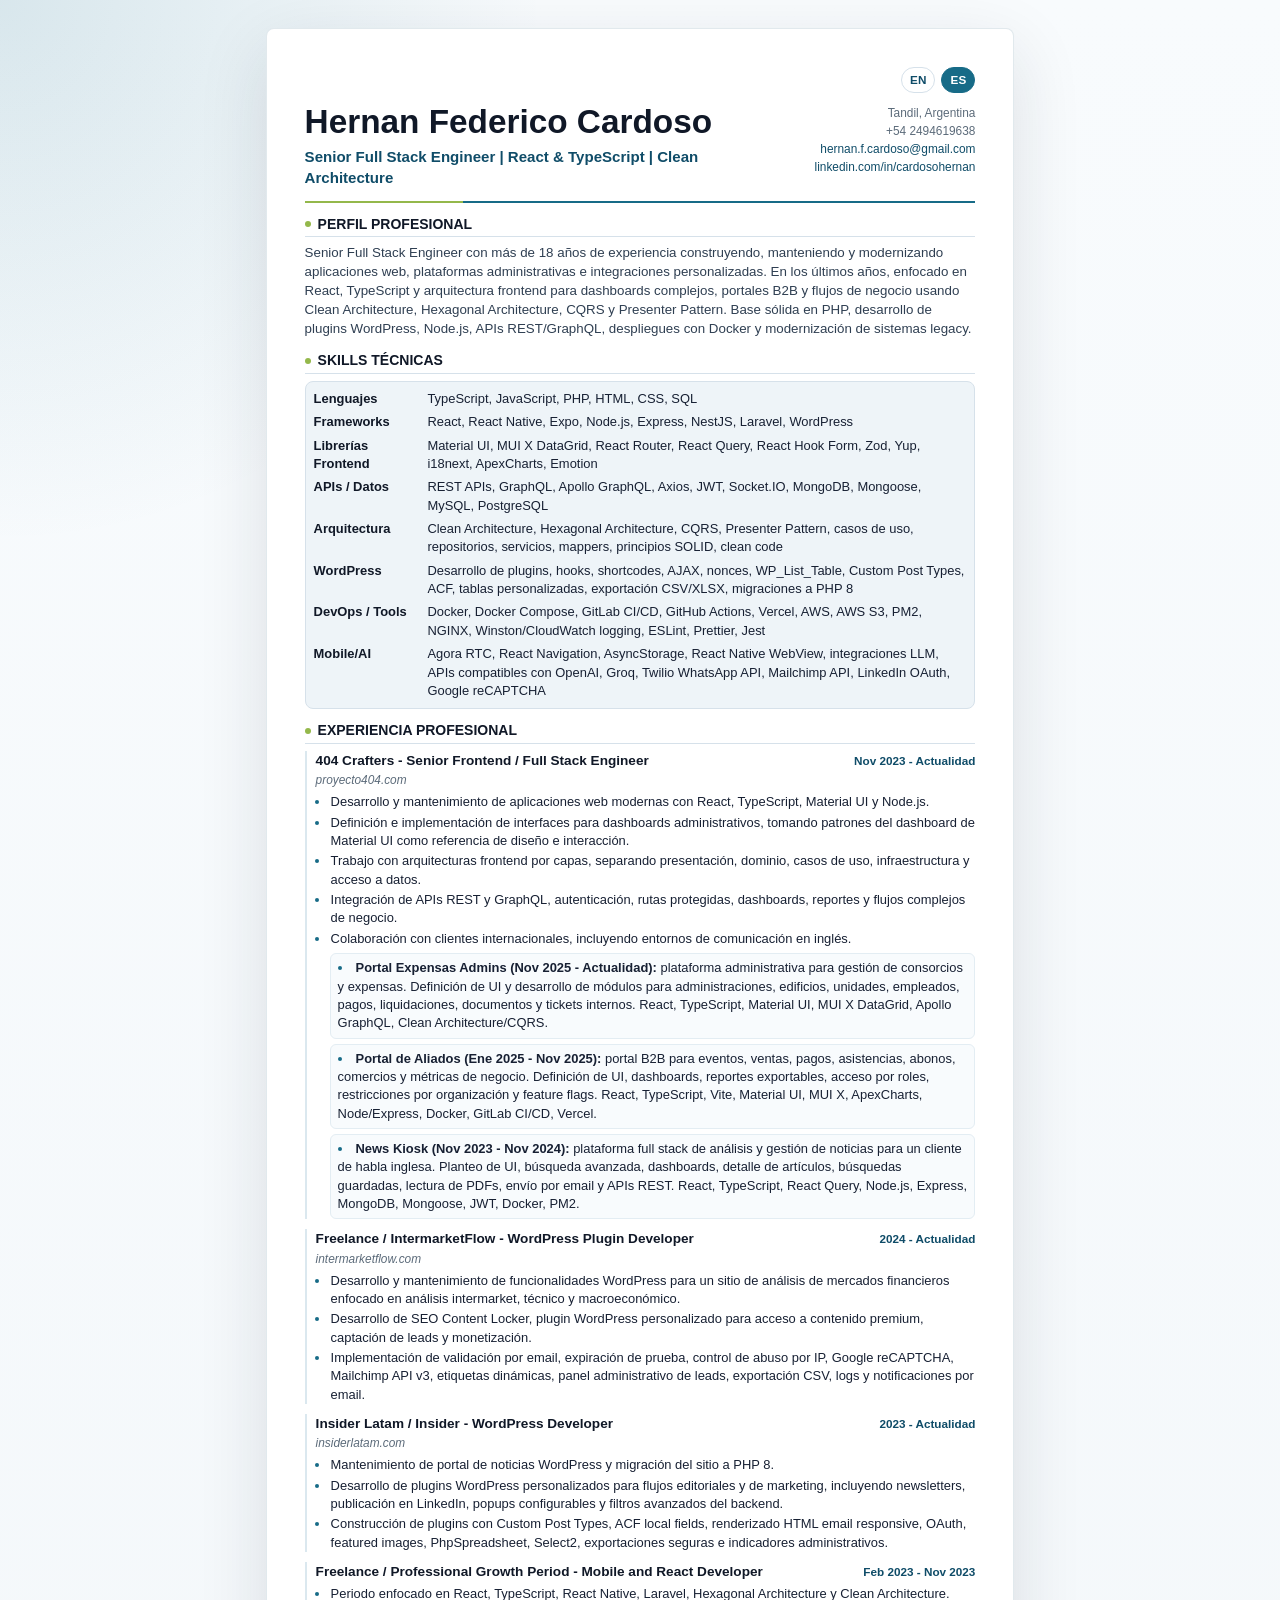
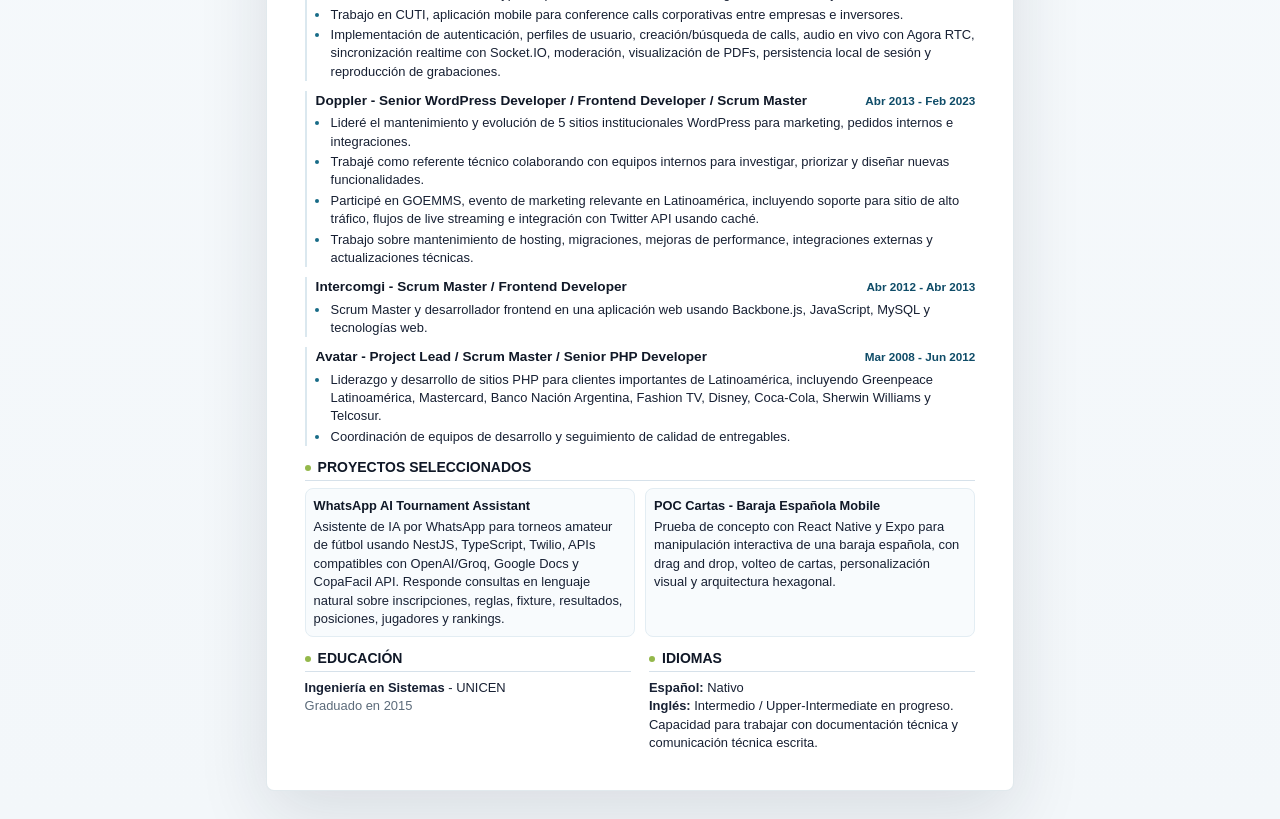
<file: docs/cv-hernan-cardoso-es.html>
<!doctype html>
<html lang="es">
<head>
  <meta charset="utf-8">
  <meta name="viewport" content="width=device-width, initial-scale=1">
  <meta name="description" content="Hernan Federico Cardoso - Senior Full Stack Engineer especializado en React, TypeScript y Clean Architecture.">
  <title>Hernan Federico Cardoso - Senior Full Stack Engineer</title>
  <link rel="alternate" hreflang="en" href="./cv-hernan-cardoso-en.html">
  <link rel="alternate" hreflang="es" href="./cv-hernan-cardoso-es.html">
  <style>
    :root {
      --ink: #172033;
      --muted: #5c6b7a;
      --soft: #eef4f8;
      --line: #d6e1ea;
      --accent: #176b87;
      --accent-strong: #0f4c68;
      --paper: #ffffff;
      --canvas: #f3f7fa;
    }

    @page {
      size: A4;
      margin: 13mm 12mm;
    }

    * {
      box-sizing: border-box;
    }

    body {
      margin: 0;
      color: var(--ink);
      background:
        radial-gradient(circle at top left, rgba(23, 107, 135, 0.14), transparent 34rem),
        linear-gradient(180deg, #f8fbfd 0%, var(--canvas) 100%);
      font-family: Inter, "Segoe UI", Arial, Helvetica, sans-serif;
      font-size: 9.7pt;
      line-height: 1.42;
    }

    h1,
    h2,
    h3,
    p {
      margin: 0;
    }

    a {
      color: var(--accent-strong);
      text-decoration: none;
    }

    a:hover {
      text-decoration: underline;
    }

    .page {
      max-width: 198mm;
      margin: 28px auto;
      padding: 10mm;
      background: var(--paper);
      border: 1px solid rgba(15, 76, 104, 0.12);
      border-radius: 8px;
      box-shadow: 0 22px 70px rgba(23, 32, 51, 0.12);
    }

    .language-switch {
      display: flex;
      justify-content: flex-end;
      gap: 6px;
      margin-bottom: 12px;
      font-size: 8.8pt;
      font-weight: 700;
    }

    .language-switch a,
    .language-switch span {
      display: inline-flex;
      align-items: center;
      justify-content: center;
      min-width: 34px;
      padding: 4px 8px;
      border: 1px solid var(--line);
      border-radius: 999px;
    }

    .language-switch span {
      color: #ffffff;
      background: var(--accent);
      border-color: var(--accent);
    }

    .language-switch a {
      color: var(--accent-strong);
      background: #ffffff;
    }

    .header {
      display: grid;
      grid-template-columns: 1fr auto;
      gap: 22px;
      padding: 0 0 12px;
      border-bottom: 2px solid var(--accent);
      position: relative;
    }

    .header::before {
      content: "";
      position: absolute;
      left: 0;
      bottom: -2px;
      width: 42mm;
      height: 2px;
      background: #94b84b;
    }

    .name {
      font-size: 25pt;
      line-height: 1;
      letter-spacing: 0;
      color: #101827;
      font-weight: 700;
    }

    .headline {
      margin-top: 7px;
      font-size: 11.3pt;
      color: var(--accent-strong);
      font-weight: 700;
    }

    .contact {
      min-width: 56mm;
      text-align: right;
      color: var(--muted);
      font-size: 8.9pt;
      line-height: 1.5;
    }

    .section {
      margin-top: 12px;
    }

    .section-title {
      display: flex;
      align-items: center;
      gap: 7px;
      margin-bottom: 7px;
      color: #101827;
      font-size: 10.5pt;
      font-weight: 700;
      text-transform: uppercase;
      letter-spacing: 0;
      border-bottom: 1px solid var(--line);
      padding-bottom: 2px;
    }

    .section-title::before {
      content: "";
      width: 6px;
      height: 6px;
      border-radius: 999px;
      background: #94b84b;
      flex: 0 0 auto;
    }

    .summary {
      color: #2f3f52;
      font-size: 10pt;
    }

    .skills {
      display: grid;
      grid-template-columns: 28mm 1fr;
      gap: 5px 8px;
      padding: 8px;
      background: var(--soft);
      border: 1px solid var(--line);
      border-radius: 8px;
    }

    .skill-label {
      color: #101827;
      font-weight: 700;
    }

    .job {
      margin-top: 10px;
      padding-left: 9px;
      border-left: 2px solid #dbe8ef;
      break-inside: avoid;
      page-break-inside: avoid;
    }

    .job:first-of-type {
      margin-top: 0;
    }

    .job-head {
      display: grid;
      grid-template-columns: 1fr auto;
      gap: 12px;
      align-items: baseline;
    }

    .job-title {
      color: #101827;
      font-size: 10.2pt;
      font-weight: 700;
    }

    .job-dates {
      color: var(--accent-strong);
      font-size: 8.8pt;
      white-space: nowrap;
      font-weight: 700;
    }

    .job-subtitle {
      margin-top: 2px;
      color: var(--muted);
      font-size: 8.9pt;
      font-style: italic;
    }

    ul {
      margin: 4px 0 0 14px;
      padding: 0;
    }

    li {
      margin: 2px 0;
      padding-left: 1px;
    }

    li::marker {
      color: var(--accent);
    }

    .project-list li {
      margin: 5px 0;
      padding: 5px 7px;
      background: #f8fbfd;
      border: 1px solid #e3edf3;
      border-radius: 6px;
      list-style-position: inside;
    }

    .compact-grid {
      display: grid;
      grid-template-columns: 1fr 1fr;
      gap: 10px;
    }

    .project-card {
      padding: 8px;
      background: #f8fbfd;
      border: 1px solid #e3edf3;
      border-radius: 8px;
      break-inside: avoid;
      page-break-inside: avoid;
    }

    .project-title {
      color: #101827;
      font-weight: 700;
      font-size: 9.6pt;
      margin-bottom: 3px;
    }

    .muted {
      color: var(--muted);
    }

    .footer-grid {
      display: grid;
      grid-template-columns: 1fr 1fr;
      gap: 18px;
    }

    @media (max-width: 760px) {
      body {
        background: var(--paper);
        font-size: 10.2pt;
      }

      .page {
        margin: 0;
        padding: 18px;
        border: 0;
        border-radius: 0;
        box-shadow: none;
      }

      .header,
      .job-head,
      .compact-grid,
      .footer-grid {
        grid-template-columns: 1fr;
      }

      .contact {
        min-width: 0;
        text-align: left;
      }

      .skills {
        grid-template-columns: 1fr;
      }

      .job-dates {
        white-space: normal;
      }

      .language-switch {
        justify-content: flex-start;
      }
    }

    @media print {
      body {
        background: #ffffff;
        print-color-adjust: exact;
        -webkit-print-color-adjust: exact;
        font-size: 9.2pt;
      }

      .page {
        max-width: none;
        margin: 0;
        padding: 0;
        border: 0;
        border-radius: 0;
        box-shadow: none;
      }

      .language-switch {
        display: none;
      }

      a {
        color: inherit;
      }

      .skills,
      .project-list li,
      .project-card {
        background: #ffffff;
      }
    }
  </style>
</head>
<body>
  <main class="page">
    <nav class="language-switch" aria-label="Selector de idioma">
      <a href="./cv-hernan-cardoso-en.html" hreflang="en">EN</a>
      <span aria-current="page">ES</span>
    </nav>

    <header class="header">
      <div>
        <h1 class="name">Hernan Federico Cardoso</h1>
        <p class="headline">Senior Full Stack Engineer | React &amp; TypeScript | Clean Architecture</p>
      </div>
      <div class="contact">
        Tandil, Argentina<br>
        +54 2494619638<br>
        <a href="mailto:hernan.f.cardoso@gmail.com">hernan.f.cardoso@gmail.com</a><br>
        <a href="https://www.linkedin.com/in/cardosohernan/">linkedin.com/in/cardosohernan</a>
      </div>
    </header>

    <section class="section">
      <h2 class="section-title">Perfil Profesional</h2>
      <p class="summary">Senior Full Stack Engineer con más de 18 años de experiencia construyendo, manteniendo y modernizando aplicaciones web, plataformas administrativas e integraciones personalizadas. En los últimos años, enfocado en React, TypeScript y arquitectura frontend para dashboards complejos, portales B2B y flujos de negocio usando Clean Architecture, Hexagonal Architecture, CQRS y Presenter Pattern. Base sólida en PHP, desarrollo de plugins WordPress, Node.js, APIs REST/GraphQL, despliegues con Docker y modernización de sistemas legacy.</p>
    </section>

    <section class="section">
      <h2 class="section-title">Skills Técnicas</h2>
      <div class="skills">
        <div class="skill-label">Lenguajes</div>
        <div>TypeScript, JavaScript, PHP, HTML, CSS, SQL</div>

        <div class="skill-label">Frameworks</div>
        <div>React, React Native, Expo, Node.js, Express, NestJS, Laravel, WordPress</div>

        <div class="skill-label">Librerías Frontend</div>
        <div>Material UI, MUI X DataGrid, React Router, React Query, React Hook Form, Zod, Yup, i18next, ApexCharts, Emotion</div>

        <div class="skill-label">APIs / Datos</div>
        <div>REST APIs, GraphQL, Apollo GraphQL, Axios, JWT, Socket.IO, MongoDB, Mongoose, MySQL, PostgreSQL</div>

        <div class="skill-label">Arquitectura</div>
        <div>Clean Architecture, Hexagonal Architecture, CQRS, Presenter Pattern, casos de uso, repositorios, servicios, mappers, principios SOLID, clean code</div>

        <div class="skill-label">WordPress</div>
        <div>Desarrollo de plugins, hooks, shortcodes, AJAX, nonces, WP_List_Table, Custom Post Types, ACF, tablas personalizadas, exportación CSV/XLSX, migraciones a PHP 8</div>

        <div class="skill-label">DevOps / Tools</div>
        <div>Docker, Docker Compose, GitLab CI/CD, GitHub Actions, Vercel, AWS, AWS S3, PM2, NGINX, Winston/CloudWatch logging, ESLint, Prettier, Jest</div>

        <div class="skill-label">Mobile/AI</div>
        <div>Agora RTC, React Navigation, AsyncStorage, React Native WebView, integraciones LLM, APIs compatibles con OpenAI, Groq, Twilio WhatsApp API, Mailchimp API, LinkedIn OAuth, Google reCAPTCHA</div>
      </div>
    </section>

    <section class="section">
      <h2 class="section-title">Experiencia Profesional</h2>

      <article class="job">
        <div class="job-head">
          <h3 class="job-title">404 Crafters - Senior Frontend / Full Stack Engineer</h3>
          <div class="job-dates">Nov 2023 - Actualidad</div>
        </div>
        <p class="job-subtitle">proyecto404.com</p>
        <ul>
          <li>Desarrollo y mantenimiento de aplicaciones web modernas con React, TypeScript, Material UI y Node.js.</li>
          <li>Definición e implementación de interfaces para dashboards administrativos, tomando patrones del dashboard de Material UI como referencia de diseño e interacción.</li>
          <li>Trabajo con arquitecturas frontend por capas, separando presentación, dominio, casos de uso, infraestructura y acceso a datos.</li>
          <li>Integración de APIs REST y GraphQL, autenticación, rutas protegidas, dashboards, reportes y flujos complejos de negocio.</li>
          <li>Colaboración con clientes internacionales, incluyendo entornos de comunicación en inglés.</li>
        </ul>
        <ul class="project-list">
          <li><strong>Portal Expensas Admins (Nov 2025 - Actualidad):</strong> plataforma administrativa para gestión de consorcios y expensas. Definición de UI y desarrollo de módulos para administraciones, edificios, unidades, empleados, pagos, liquidaciones, documentos y tickets internos. React, TypeScript, Material UI, MUI X DataGrid, Apollo GraphQL, Clean Architecture/CQRS.</li>
          <li><strong>Portal de Aliados (Ene 2025 - Nov 2025):</strong> portal B2B para eventos, ventas, pagos, asistencias, abonos, comercios y métricas de negocio. Definición de UI, dashboards, reportes exportables, acceso por roles, restricciones por organización y feature flags. React, TypeScript, Vite, Material UI, MUI X, ApexCharts, Node/Express, Docker, GitLab CI/CD, Vercel.</li>
          <li><strong>News Kiosk (Nov 2023 - Nov 2024):</strong> plataforma full stack de análisis y gestión de noticias para un cliente de habla inglesa. Planteo de UI, búsqueda avanzada, dashboards, detalle de artículos, búsquedas guardadas, lectura de PDFs, envío por email y APIs REST. React, TypeScript, React Query, Node.js, Express, MongoDB, Mongoose, JWT, Docker, PM2.</li>
        </ul>
      </article>

      <article class="job">
        <div class="job-head">
          <h3 class="job-title">Freelance / IntermarketFlow - WordPress Plugin Developer</h3>
          <div class="job-dates">2024 - Actualidad</div>
        </div>
        <p class="job-subtitle">intermarketflow.com</p>
        <ul>
          <li>Desarrollo y mantenimiento de funcionalidades WordPress para un sitio de análisis de mercados financieros enfocado en análisis intermarket, técnico y macroeconómico.</li>
          <li>Desarrollo de SEO Content Locker, plugin WordPress personalizado para acceso a contenido premium, captación de leads y monetización.</li>
          <li>Implementación de validación por email, expiración de prueba, control de abuso por IP, Google reCAPTCHA, Mailchimp API v3, etiquetas dinámicas, panel administrativo de leads, exportación CSV, logs y notificaciones por email.</li>
        </ul>
      </article>

      <article class="job">
        <div class="job-head">
          <h3 class="job-title">Insider Latam / Insider - WordPress Developer</h3>
          <div class="job-dates">2023 - Actualidad</div>
        </div>
        <p class="job-subtitle">insiderlatam.com</p>
        <ul>
          <li>Mantenimiento de portal de noticias WordPress y migración del sitio a PHP 8.</li>
          <li>Desarrollo de plugins WordPress personalizados para flujos editoriales y de marketing, incluyendo newsletters, publicación en LinkedIn, popups configurables y filtros avanzados del backend.</li>
          <li>Construcción de plugins con Custom Post Types, ACF local fields, renderizado HTML email responsive, OAuth, featured images, PhpSpreadsheet, Select2, exportaciones seguras e indicadores administrativos.</li>
        </ul>
      </article>

      <article class="job">
        <div class="job-head">
          <h3 class="job-title">Freelance / Professional Growth Period - Mobile and React Developer</h3>
          <div class="job-dates">Feb 2023 - Nov 2023</div>
        </div>
        <ul>
          <li>Periodo enfocado en React, TypeScript, React Native, Laravel, Hexagonal Architecture y Clean Architecture.</li>
          <li>Trabajo en CUTI, aplicación mobile para conference calls corporativas entre empresas e inversores.</li>
          <li>Implementación de autenticación, perfiles de usuario, creación/búsqueda de calls, audio en vivo con Agora RTC, sincronización realtime con Socket.IO, moderación, visualización de PDFs, persistencia local de sesión y reproducción de grabaciones.</li>
        </ul>
      </article>

      <article class="job">
        <div class="job-head">
          <h3 class="job-title">Doppler - Senior WordPress Developer / Frontend Developer / Scrum Master</h3>
          <div class="job-dates">Abr 2013 - Feb 2023</div>
        </div>
        <ul>
          <li>Lideré el mantenimiento y evolución de 5 sitios institucionales WordPress para marketing, pedidos internos e integraciones.</li>
          <li>Trabajé como referente técnico colaborando con equipos internos para investigar, priorizar y diseñar nuevas funcionalidades.</li>
          <li>Participé en GOEMMS, evento de marketing relevante en Latinoamérica, incluyendo soporte para sitio de alto tráfico, flujos de live streaming e integración con Twitter API usando caché.</li>
          <li>Trabajo sobre mantenimiento de hosting, migraciones, mejoras de performance, integraciones externas y actualizaciones técnicas.</li>
        </ul>
      </article>

      <article class="job">
        <div class="job-head">
          <h3 class="job-title">Intercomgi - Scrum Master / Frontend Developer</h3>
          <div class="job-dates">Abr 2012 - Abr 2013</div>
        </div>
        <ul>
          <li>Scrum Master y desarrollador frontend en una aplicación web usando Backbone.js, JavaScript, MySQL y tecnologías web.</li>
        </ul>
      </article>

      <article class="job">
        <div class="job-head">
          <h3 class="job-title">Avatar - Project Lead / Scrum Master / Senior PHP Developer</h3>
          <div class="job-dates">Mar 2008 - Jun 2012</div>
        </div>
        <ul>
          <li>Liderazgo y desarrollo de sitios PHP para clientes importantes de Latinoamérica, incluyendo Greenpeace Latinoamérica, Mastercard, Banco Nación Argentina, Fashion TV, Disney, Coca-Cola, Sherwin Williams y Telcosur.</li>
          <li>Coordinación de equipos de desarrollo y seguimiento de calidad de entregables.</li>
        </ul>
      </article>
    </section>

    <section class="section">
      <h2 class="section-title">Proyectos Seleccionados</h2>
      <div class="compact-grid">
        <div class="project-card">
          <p class="project-title">WhatsApp AI Tournament Assistant</p>
          <p>Asistente de IA por WhatsApp para torneos amateur de fútbol usando NestJS, TypeScript, Twilio, APIs compatibles con OpenAI/Groq, Google Docs y CopaFacil API. Responde consultas en lenguaje natural sobre inscripciones, reglas, fixture, resultados, posiciones, jugadores y rankings.</p>
        </div>
        <div class="project-card">
          <p class="project-title">POC Cartas - Baraja Española Mobile</p>
          <p>Prueba de concepto con React Native y Expo para manipulación interactiva de una baraja española, con drag and drop, volteo de cartas, personalización visual y arquitectura hexagonal.</p>
        </div>
      </div>
    </section>

    <section class="section footer-grid">
      <div>
        <h2 class="section-title">Educación</h2>
        <p><strong>Ingeniería en Sistemas</strong> - UNICEN</p>
        <p class="muted">Graduado en 2015</p>
      </div>
      <div>
        <h2 class="section-title">Idiomas</h2>
        <p><strong>Español:</strong> Nativo</p>
        <p><strong>Inglés:</strong> Intermedio / Upper-Intermediate en progreso. Capacidad para trabajar con documentación técnica y comunicación técnica escrita.</p>
      </div>
    </section>
  </main>
</body>
</html>
</file>
<file: styles.css>
:root {
      --ink: #172033;
      --muted: #5c6b7a;
      --soft: #eef4f8;
      --line: #d6e1ea;
      --accent: #176b87;
      --accent-strong: #0f4c68;
      --paper: #ffffff;
      --canvas: #f3f7fa;
    }

    @page {
      size: A4;
      margin: 11mm 12mm;
    }

    * {
      box-sizing: border-box;
    }

    body {
      margin: 0;
      color: var(--ink);
      background:
        radial-gradient(circle at top left, rgba(23, 107, 135, 0.14), transparent 34rem),
        linear-gradient(180deg, #f8fbfd 0%, var(--canvas) 100%);
      font-family: Inter, "Segoe UI", Arial, Helvetica, sans-serif;
      font-size: 9.7pt;
      line-height: 1.42;
    }

    h1,
    h2,
    h3,
    p {
      margin: 0;
    }

    a {
      color: var(--accent-strong);
      text-decoration: none;
    }

    a:hover {
      text-decoration: underline;
    }

    .page {
      max-width: 198mm;
      margin: 28px auto;
      padding: 10mm;
      background: var(--paper);
      border: 1px solid rgba(15, 76, 104, 0.12);
      border-radius: 8px;
      box-shadow: 0 22px 70px rgba(23, 32, 51, 0.12);
    }

    .language-switch {
      display: flex;
      justify-content: flex-end;
      gap: 6px;
      margin-bottom: 12px;
      font-size: 8.8pt;
      font-weight: 700;
    }

    .language-switch a,
    .language-switch span {
      display: inline-flex;
      align-items: center;
      justify-content: center;
      min-width: 34px;
      padding: 4px 8px;
      border: 1px solid var(--line);
      border-radius: 999px;
    }

    .language-switch span {
      color: #ffffff;
      background: var(--accent);
      border-color: var(--accent);
    }

    .language-switch a {
      color: var(--accent-strong);
      background: #ffffff;
    }

    .header {
      display: grid;
      grid-template-columns: 1fr auto;
      gap: 22px;
      padding: 0 0 12px;
      border-bottom: 2px solid var(--accent);
      position: relative;
    }

    .header::before {
      content: "";
      position: absolute;
      left: 0;
      bottom: -2px;
      width: 42mm;
      height: 2px;
      background: #94b84b;
    }

    .name {
      font-size: 25pt;
      line-height: 1;
      letter-spacing: 0;
      color: #101827;
      font-weight: 700;
    }

    .headline {
      margin-top: 7px;
      font-size: 11.3pt;
      color: var(--accent-strong);
      font-weight: 700;
    }

    .contact {
      min-width: 56mm;
      text-align: right;
      color: var(--muted);
      font-size: 8.9pt;
      line-height: 1.5;
    }

    .section {
      margin-top: 12px;
    }

    .section-title {
      display: flex;
      align-items: center;
      gap: 7px;
      margin-bottom: 7px;
      color: #101827;
      font-size: 10.5pt;
      font-weight: 700;
      text-transform: uppercase;
      letter-spacing: 0;
      border-bottom: 1px solid var(--line);
      padding-bottom: 2px;
    }

    .section-title::before {
      content: "";
      width: 6px;
      height: 6px;
      border-radius: 999px;
      background: #94b84b;
      flex: 0 0 auto;
    }

    .summary {
      color: #2f3f52;
      font-size: 10pt;
    }

    .skills {
      display: grid;
      grid-template-columns: 28mm 1fr;
      gap: 5px 8px;
      padding: 8px;
      background: var(--soft);
      border: 1px solid var(--line);
      border-radius: 8px;
    }

    .skill-label {
      color: #101827;
      font-weight: 700;
    }

    .job {
      margin-top: 10px;
      padding-left: 9px;
      border-left: 2px solid #dbe8ef;
      break-inside: avoid;
      page-break-inside: avoid;
    }

    .job:first-of-type {
      margin-top: 0;
    }

    .job-head {
      display: grid;
      grid-template-columns: 1fr auto;
      gap: 12px;
      align-items: baseline;
    }

    .job-title {
      color: #101827;
      font-size: 10.2pt;
      font-weight: 700;
    }

    .job-dates {
      color: var(--accent-strong);
      font-size: 8.8pt;
      white-space: nowrap;
      font-weight: 700;
    }

    .job-subtitle {
      margin-top: 2px;
      color: var(--muted);
      font-size: 8.9pt;
      font-style: italic;
    }

    ul {
      margin: 4px 0 0 14px;
      padding: 0;
    }

    li {
      margin: 2px 0;
      padding-left: 1px;
    }

    li::marker {
      color: var(--accent);
    }

    .project-list li {
      margin: 5px 0;
      padding: 5px 7px;
      background: #f8fbfd;
      border: 1px solid #e3edf3;
      border-radius: 6px;
      list-style-position: inside;
    }

    .compact-grid {
      display: grid;
      grid-template-columns: 1fr 1fr;
      gap: 10px;
    }

    .project-card {
      padding: 8px;
      background: #f8fbfd;
      border: 1px solid #e3edf3;
      border-radius: 8px;
      break-inside: avoid;
      page-break-inside: avoid;
    }

    .project-title {
      color: #101827;
      font-weight: 700;
      font-size: 9.6pt;
      margin-bottom: 3px;
    }

    .muted {
      color: var(--muted);
    }

    .footer-grid {
      display: grid;
      grid-template-columns: 3fr 2fr;
      gap: 18px;
    }

    @media screen and (max-width: 760px) {
      body {
        background: var(--paper);
        font-size: 10.2pt;
      }

      .page {
        margin: 0;
        padding: 18px;
        border: 0;
        border-radius: 0;
        box-shadow: none;
      }

      .header,
      .job-head,
      .compact-grid,
      .footer-grid {
        grid-template-columns: 1fr;
      }

      .contact {
        min-width: 0;
        text-align: left;
      }

      .skills {
        grid-template-columns: 1fr;
      }

      .job-dates {
        white-space: normal;
      }

      .language-switch {
        justify-content: flex-start;
      }
    }

    @media print {
      body {
        background: #ffffff;
        print-color-adjust: exact;
        -webkit-print-color-adjust: exact;
        font-size: 9.2pt;
      }

      .page {
        max-width: none;
        margin: 0;
        padding: 0;
        border: 0;
        border-radius: 0;
        box-shadow: none;
      }

      .language-switch {
        display: none;
      }

      .section {
        margin-top: 10px;
      }

      .job {
        margin-top: 8px;
      }

      .project-list li {
        margin: 3px 0;
        padding: 3px 7px;
      }

      .section-title,
      .job-head,
      .job-subtitle {
        break-after: avoid;
        page-break-after: avoid;
      }

      .job {
        break-inside: auto;
        page-break-inside: auto;
      }

      .job li {
        break-inside: avoid;
        page-break-inside: avoid;
      }
    }
</file>
